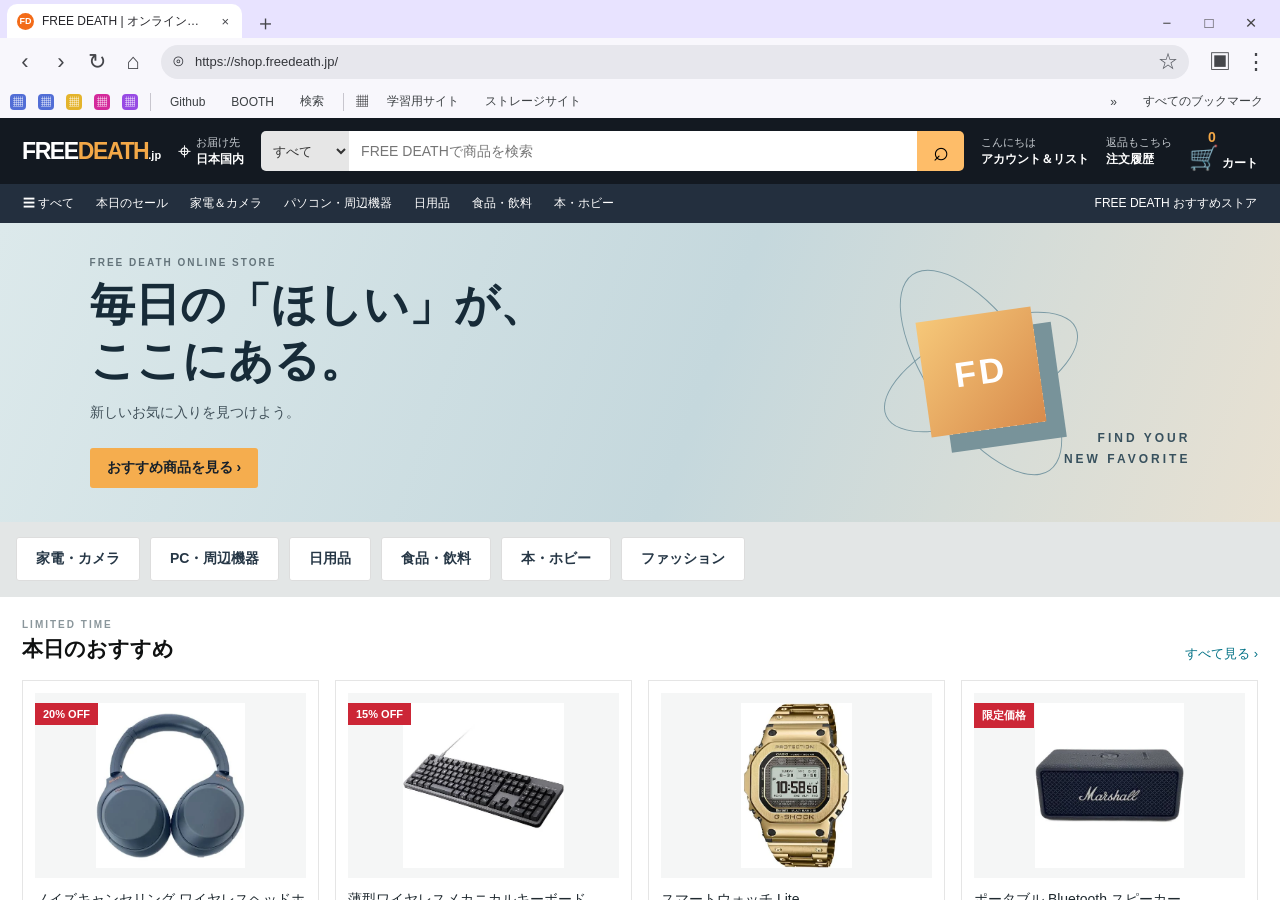
<file: index.html>
<!doctype html>
<html lang="ja">
<head>
<meta charset="utf-8">
<meta name="viewport" content="width=device-width, initial-scale=1">
<meta name="theme-color" content="#131921">
<title>FREE DEATH | Browser</title>
<link rel="stylesheet" href="style.css">
<link rel="stylesheet" href="browser-shell.css">
</head>
<body class="browser-shell-page">
<div class="fake-browser" id="fakeBrowser" aria-label="ブラウザー画面の演出">
  <div class="browser-tabs">
    <div class="browser-tab active" data-tab-id="1"><span class="tab-favicon">FD</span><span class="tab-title">FREE DEATH：総合通販</span><button class="tab-close" type="button" aria-label="タブを閉じる">×</button></div>
    <button class="new-tab" id="newTabButton" type="button" aria-label="新しいタブ">＋</button>
    <div class="browser-window-controls"><span>−</span><span>□</span><span>×</span></div>
  </div>
  <div class="browser-toolbar">
    <button class="browser-icon" id="browserBack" aria-label="戻る">‹</button>
    <button class="browser-icon" id="browserForward" aria-label="進む">›</button>
    <button class="browser-icon" id="browserReload" aria-label="再読み込み">↻</button>
    <button class="browser-icon" id="browserHome" aria-label="ホーム">⌂</button>
    <div class="browser-address"><span class="site-controls">⊙</span><input id="fakeAddress" aria-label="アドレスバー" value="https://shop.freedeath.jp/" spellcheck="false"><span class="address-star">☆</span></div>
    <button class="browser-icon extension-icon" aria-label="拡張機能">▣</button><button class="browser-icon" aria-label="メニュー">⋮</button>
  </div>
  <div class="browser-bookmarks">
    <span class="bookmark-app">▦</span><span class="bookmark-app">▦</span><span class="bookmark-app yellow">▦</span><span class="bookmark-app pink">▦</span><span class="bookmark-app violet">▦</span><span class="bookmark-separator"></span><a href="#">Github</a><a href="#">BOOTH</a><a href="#">検索</a><span class="bookmark-separator"></span><span>▦</span><a href="#">学習用サイト</a><a href="#">ストレージサイト</a><span class="bookmark-spacer"></span><a href="#">»</a><a href="#">すべてのブックマーク</a>
  </div>
</div>
<iframe id="pageFrame" class="page-frame" src="store.html" title="FREE DEATH コンテンツ"></iframe>
<script src="browser-shell.js"></script>
</body>
</html>
</file>
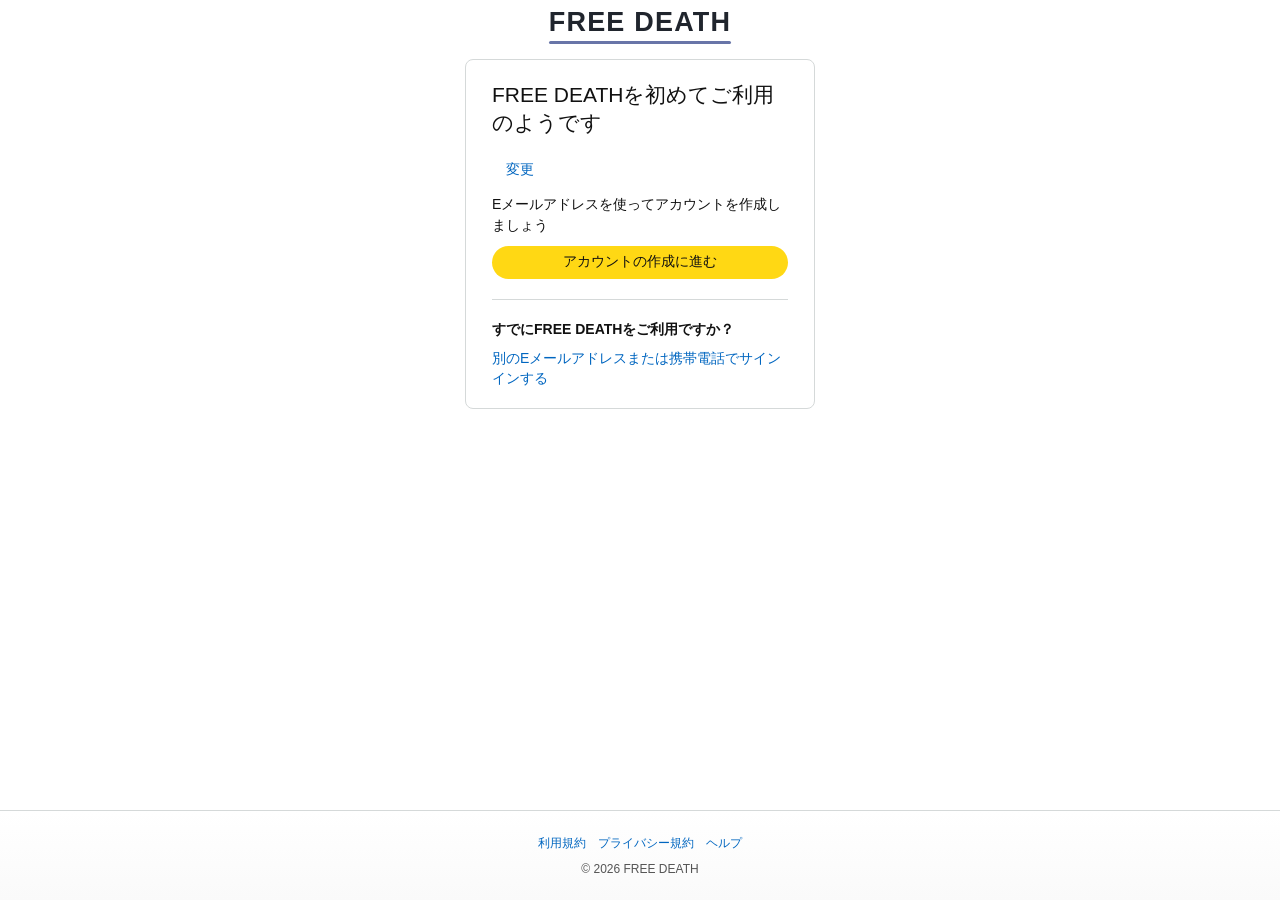
<file: account-choice.html>
<!doctype html>
<html lang="ja">
<head>
  <meta charset="utf-8">
  <meta name="viewport" content="width=device-width, initial-scale=1">
  <meta name="theme-color" content="#ffffff">
  <title>アカウントの確認 | FREE DEATH</title>
  <link rel="stylesheet" href="style.css">
  <link rel="stylesheet" href="email-check.css">
  <link rel="stylesheet" href="account-choice.css">
</head>
<body class="email-check-page">
  <main class="signin-main">
    <a class="signin-logo" href="store.html" aria-label="FREE DEATH"><span>FREE DEATH</span></a>
    <section class="signin-card account-choice-card">
      <h1>FREE DEATHを初めてご利用のようです</h1>
      <div class="account-email"><span id="accountEmail"></span><a href="email-check.html">変更</a></div>
      <p class="account-message">Eメールアドレスを使ってアカウントを作成しましょう</p>
      <button class="account-create-button" id="createAccount">アカウントの作成に進む</button>
      <div class="signin-divider account-divider"></div>
      <strong class="existing-title">すでにFREE DEATHをご利用ですか？</strong>
      <a class="existing-link" href="email-check.html">別のEメールアドレスまたは携帯電話でサインインする</a>
    </section>
  </main>
  <footer class="signin-footer">
    <div><a href="#">利用規約</a><a href="#">プライバシー規約</a><a href="#">ヘルプ</a></div>
    <p>© 2026 FREE DEATH</p>
  </footer>
  <script>
    const email = sessionStorage.getItem('freeDeathDemoEmail') || '';
    document.getElementById('accountEmail').textContent = email;
    document.getElementById('createAccount').addEventListener('click', () => {
      location.href='register-demo.html';
    });
  </script>
</body>
</html>
</file>
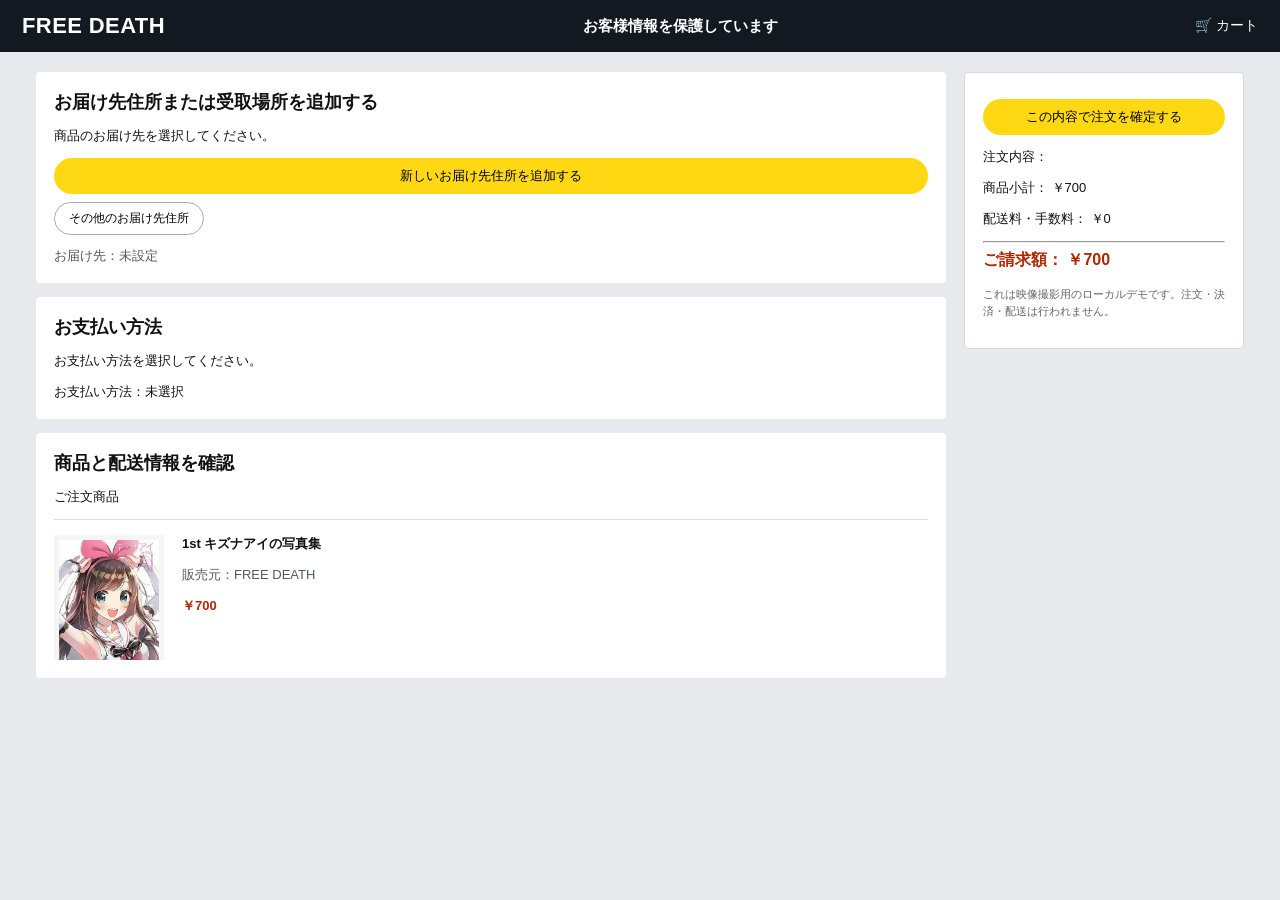
<file: checkout-demo.html>
<!doctype html><html lang="ja"><head><meta charset="utf-8"><meta name="viewport" content="width=device-width,initial-scale=1"><title>ご注文内容の確認 | FREE DEATH</title><link rel="stylesheet" href="style.css"><link rel="stylesheet" href="checkout-demo.css">
</head><body class="checkout-demo-page">
<header class="checkout-top"><a href="store.html" class="checkout-brand">FREE DEATH</a><strong>お客様情報を保護しています</strong><span>🛒 カート</span></header>
<main class="checkout-layout"><div class="checkout-left">
<section class="checkout-panel"><h2>お届け先住所または受取場所を追加する</h2><p>商品のお届け先を選択してください。</p><button class="yellow-button" id="addAddress">新しいお届け先住所を追加する</button><button class="plain-button">その他のお届け先住所</button><div class="address-summary" id="addressSummary">お届け先：未設定</div></section>
<section class="checkout-panel"><h2>お支払い方法</h2><p>お支払い方法を選択してください。</p><span>お支払い方法：未選択</span></section>
<section class="checkout-panel"><h2>商品と配送情報を確認</h2><p>ご注文商品</p><div class="checkout-product"><div class="checkout-product-image"><img src="assets/products/photography-book.jpg" alt="1st キズナアイの写真集"></div><div><strong>1st キズナアイの写真集</strong><p>販売元：FREE DEATH</p><b>￥700</b></div></div></section></div>
<aside class="checkout-side"><button class="yellow-button" id="placeOrder">この内容で注文を確定する</button><p>注文内容：</p><p>商品小計： ￥700</p><p>配送料・手数料： ￥0</p><hr><strong>ご請求額： ￥700</strong><p class="checkout-muted">これは映像撮影用のローカルデモです。注文・決済・配送は行われません。</p></aside></main>
<div class="address-overlay" id="addressModal"><section class="address-modal"><button class="modal-close" id="closeModal">×</button><h2>新しいお届け先住所を入力</h2><label>国/地域<select><option>Japan</option></select></label><label>氏名（フルネーム）<input id="addrName" placeholder="氏名"></label><label>電話番号<input placeholder="例：090-0000-0000"></label><label>郵便番号<input placeholder="例：000-0000"></label><label>都道府県<select><option>都道府県を選択</option><option>東京都</option><option>大阪府</option><option>京都府</option><option>神奈川県</option></select></label><label>市区町村<input placeholder="市区町村"></label><label>番地・建物名<input placeholder="番地・建物名"></label><button class="yellow-button" id="saveAddress">この住所を使用</button></section></div>
<script>const modal=document.getElementById('addressModal');document.getElementById('addAddress').onclick=()=>modal.classList.add('show');document.getElementById('closeModal').onclick=()=>modal.classList.remove('show');document.getElementById('saveAddress').onclick=()=>{const n=document.getElementById('addrName').value.trim();document.getElementById('addressSummary').textContent='お届け先：'+(n||'入力済み');modal.classList.remove('show')};document.getElementById('placeOrder').onclick=()=>alert('デモ画面のため、注文・決済は実行されません。');</script>
</body></html>
</file>
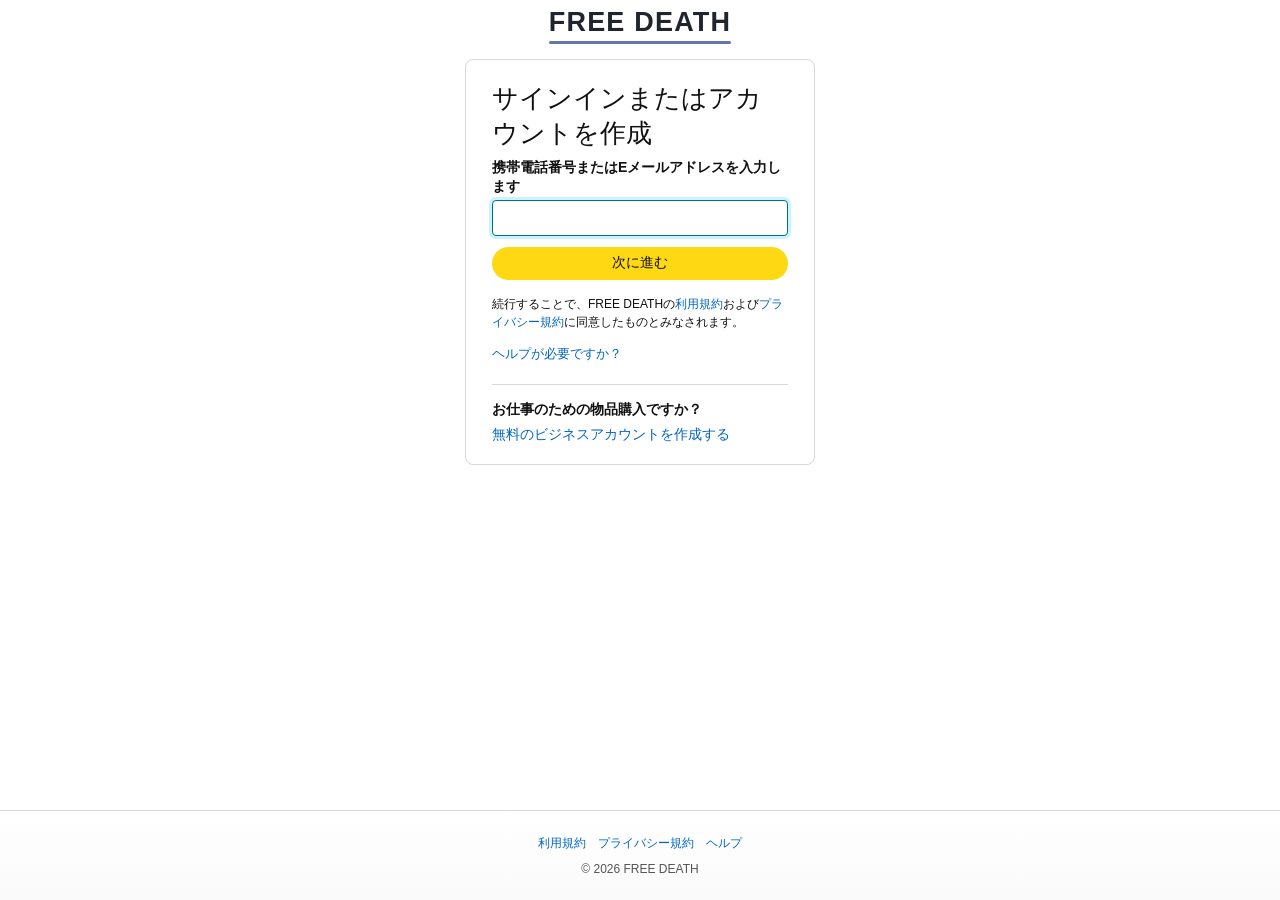
<file: email-check.html>
<!doctype html>
<html lang="ja">
<head>
  <meta charset="utf-8">
  <meta name="viewport" content="width=device-width, initial-scale=1">
  <meta name="theme-color" content="#ffffff">
  <title>サインインまたはアカウントを作成 | FREE DEATH</title>
  <link rel="stylesheet" href="style.css">
  <link rel="stylesheet" href="email-check.css">
</head>
<body class="email-check-page">
  <main class="signin-main">
    <a class="signin-logo" href="store.html" aria-label="FREE DEATH"><span>FREE DEATH</span></a>
    <section class="signin-card">
      <h1>サインインまたはアカウントを作成</h1>
      <form id="emailForm">
        <label for="email">携帯電話番号またはEメールアドレスを入力します</label>
        <input id="email" name="email" type="email" autocomplete="email" required autofocus>
        <button type="submit">次に進む</button>
      </form>
      <p class="terms">続行することで、FREE DEATHの<a href="#">利用規約</a>および<a href="#">プライバシー規約</a>に同意したものとみなされます。</p>
      <a class="help-link" href="#">ヘルプが必要ですか？</a>
      <div class="signin-divider"></div>
      <strong class="business-title">お仕事のための物品購入ですか？</strong>
      <a class="business-link" href="#">無料のビジネスアカウントを作成する</a>
    </section>
  </main>
  <footer class="signin-footer">
    <div><a href="#">利用規約</a><a href="#">プライバシー規約</a><a href="#">ヘルプ</a></div>
    <p>© 2026 FREE DEATH</p>
  </footer>
  <script>
    const emailInput = document.getElementById('email');
    emailInput.value = sessionStorage.getItem('freeDeathDemoEmail') || '';
    document.getElementById('emailForm').addEventListener('submit', event => {
      event.preventDefault();
      const email = document.getElementById('email').value.trim();
      if (!email) return;
      sessionStorage.setItem('freeDeathDemoEmail', email);
      location.href = 'account-choice.html';
    });
  </script>
</body>
</html>
</file>
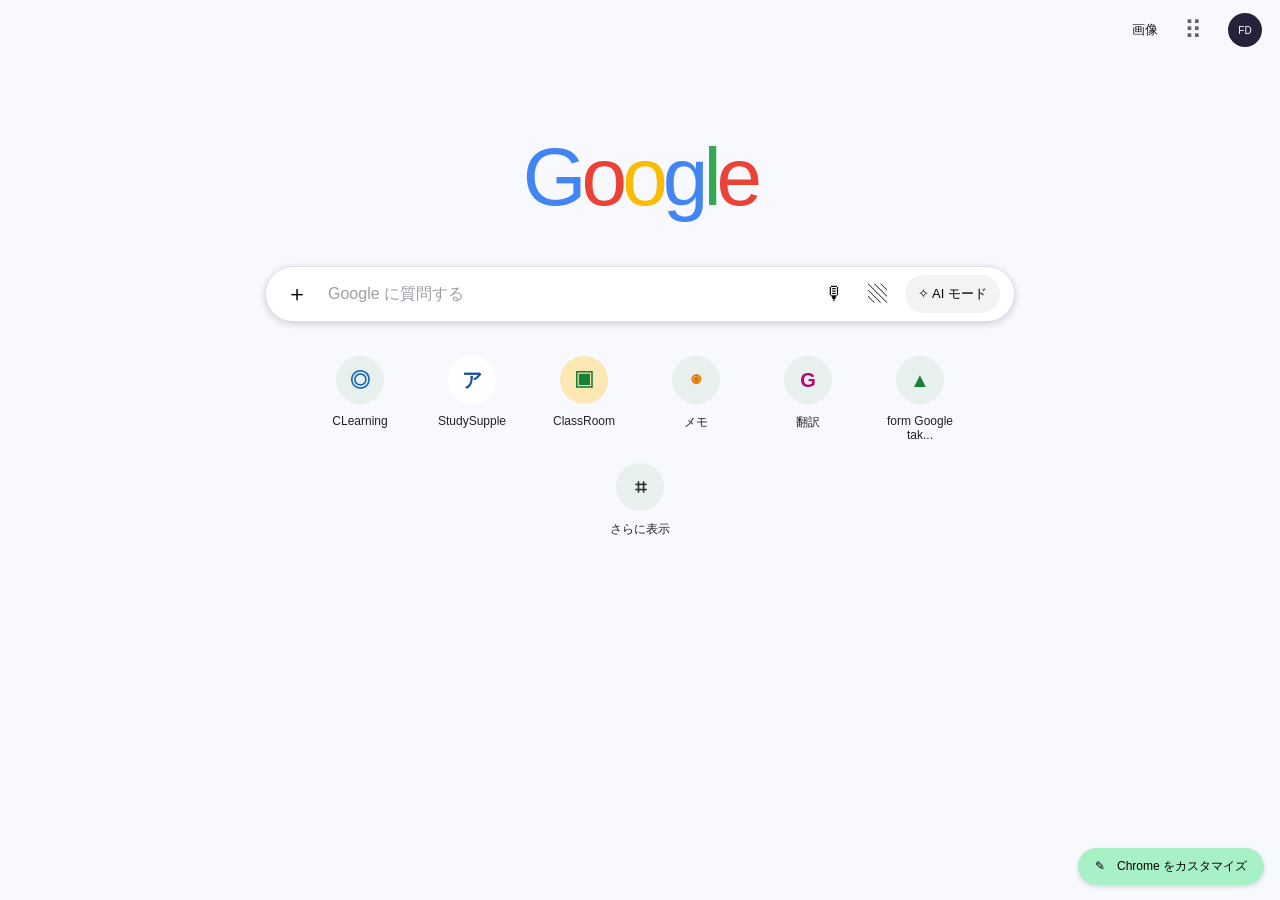
<file: newtab.html>
<!doctype html>
<html lang="ja"><head><meta charset="utf-8"><meta name="viewport" content="width=device-width,initial-scale=1"><title>新しいタブ</title><link rel="stylesheet" href="newtab.css"></head>
<body><header class="top-links"><a href="https://images.google.com/" target="_blank" rel="noopener">画像</a><button class="apps" aria-label="Googleアプリ">⠿</button><span class="avatar">FD</span></header>
<main class="newtab-main"><div class="google-word" aria-label="Google"><span>G</span><span>o</span><span>o</span><span>g</span><span>l</span><span>e</span></div>
<form class="search-box" id="searchForm" action="search-results.html" method="get" target="_self"><button type="button" class="plus">＋</button><input id="searchInput" name="q" type="search" placeholder="Google に質問する" autocomplete="off"><button type="button" class="tool" aria-label="音声検索">🎙</button><button type="button" class="tool" aria-label="画像検索">▧</button><button class="ai-mode" type="button">✧ AI モード</button></form>
<section class="shortcuts" aria-label="ショートカット">
<a class="shortcut" href="https://classroom.google.com/" target="_blank" rel="noopener"><span class="shortcut-icon blue">◎</span><span>CLearning</span></a>
<a class="shortcut" href="#" target="_blank"><span class="shortcut-icon white">ア</span><span>StudySupple</span></a>
<a class="shortcut" href="https://classroom.google.com/" target="_blank" rel="noopener"><span class="shortcut-icon yellow">▣</span><span>ClassRoom</span></a>
<a class="shortcut" href="#" target="_blank"><span class="shortcut-icon orange">◉</span><span>メモ</span></a>
<a class="shortcut" href="#" target="_blank"><span class="shortcut-icon pink">G</span><span>翻訳</span></a>
<a class="shortcut" href="https://drive.google.com/" target="_blank" rel="noopener"><span class="shortcut-icon drive">▲</span><span>form Google tak...</span></a>
<button class="shortcut" id="showMore"><span class="shortcut-icon more">⌗</span><span>さらに表示</span></button>
</section></main><button class="customize">✎　Chrome をカスタマイズ</button>
<script src="newtab.js"></script></body></html>
</file>
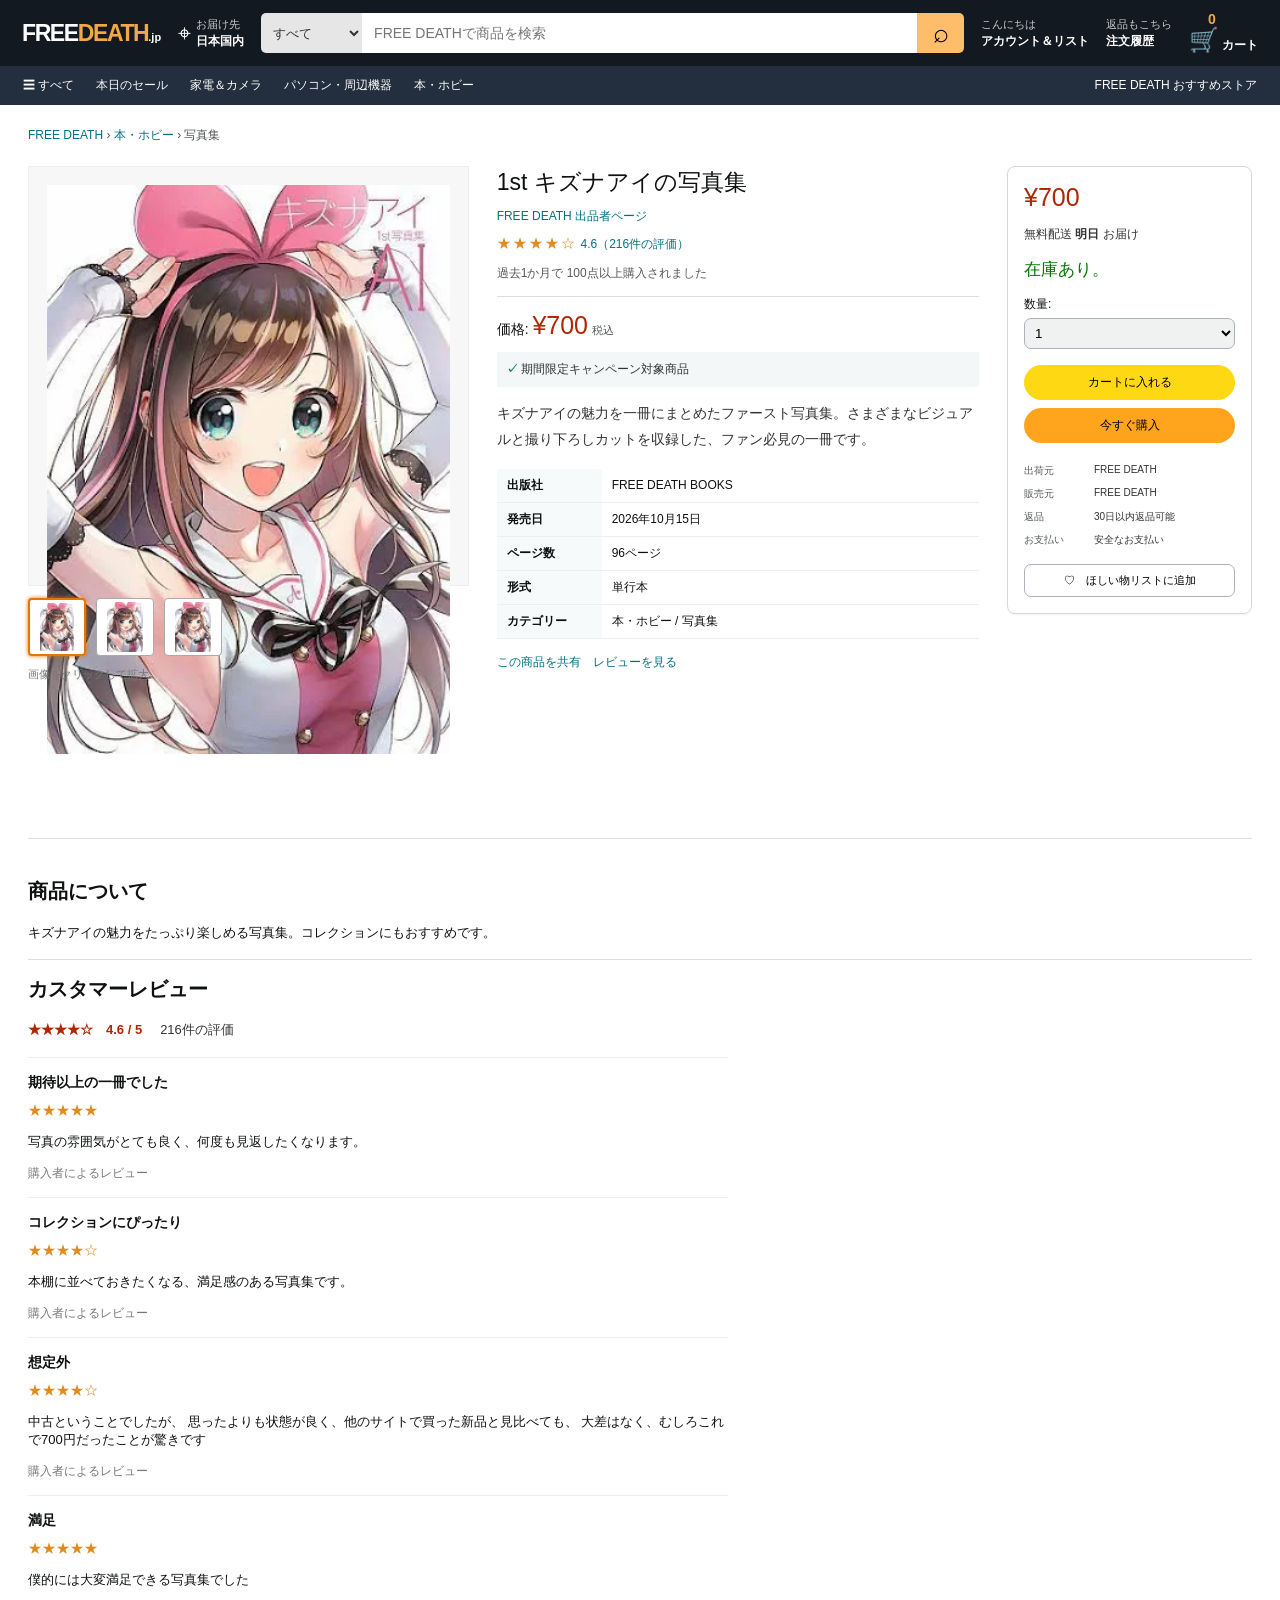
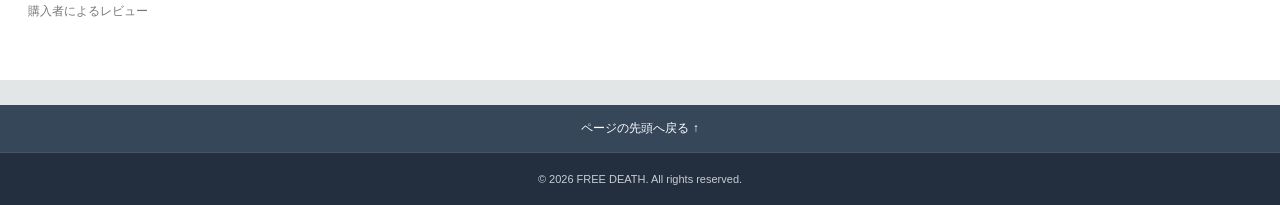
<file: product.html>
<!doctype html>
<html lang="ja">
<head>
  <meta charset="utf-8">
  <meta name="viewport" content="width=device-width, initial-scale=1">
  <meta name="theme-color" content="#131921">
  <title>1st キズナアイの写真集 | FREE DEATH</title>
  <link rel="stylesheet" href="style.css">
  <link rel="stylesheet" href="product.css">
</head>
<body>
  <header class="top-header">
    <a class="brand" href="store.html">FREE<span>DEATH</span><small>.jp</small></a>
    <a class="delivery" href="#"><span class="pin">⌖</span><span><small>お届け先</small><strong>日本国内</strong></span></a>
    <form class="search" action="store.html"><select aria-label="検索カテゴリー"><option>すべて</option><option>本・ホビー</option></select><input name="q" placeholder="FREE DEATHで商品を検索"><button aria-label="検索">⌕</button></form>
    <a class="header-link account" href="#"><small>こんにちは</small><strong>アカウント＆リスト</strong></a><a class="header-link orders" href="#"><small>返品もこちら</small><strong>注文履歴</strong></a><a class="cart-link" href="#purchase"><span class="cart-icon">🛒</span><strong>カート</strong><b>0</b></a>
  </header>
  <nav class="sub-nav"><a href="store.html">☰ すべて</a><a href="store.html#deals">本日のセール</a><a href="store.html#electronics">家電＆カメラ</a><a href="store.html#pc">パソコン・周辺機器</a><a href="store.html#books">本・ホビー</a><span>FREE DEATH おすすめストア</span></nav>
  <main class="detail-main">
    <div class="breadcrumbs"><a href="store.html">FREE DEATH</a> › <a href="store.html#books">本・ホビー</a> › 写真集</div>
    <div class="detail-layout">
      <section class="detail-gallery"><div class="detail-main-image"><img src="assets/products/photography-book.jpg" alt="1st キズナアイの写真集"></div><div class="thumb-row"><button class="thumb active"><img src="assets/products/photography-book.jpg" alt="商品画像 1"></button><button class="thumb"><img src="assets/products/photography-book.jpg" alt="商品画像 2"></button><button class="thumb"><img src="assets/products/photography-book.jpg" alt="商品画像 3"></button></div><p class="image-caption">画像をクリックして拡大</p></section>
      <section class="detail-info"><h1>1st キズナアイの写真集</h1><a class="seller-link" href="#">FREE DEATH 出品者ページ</a><div class="detail-rating"><span>★★★★☆</span> <a href="#reviews">4.6（216件の評価）</a></div><div class="rank-note">過去1か月で 100点以上購入されました</div><hr><div class="detail-price"><span class="price-prefix">価格:</span> <strong>¥700</strong> <span class="tax-note">税込</span></div><p class="coupon"><span>✓</span> 期間限定キャンペーン対象商品</p><p class="detail-description">キズナアイの魅力を一冊にまとめたファースト写真集。さまざまなビジュアルと撮り下ろしカットを収録した、ファン必見の一冊です。</p><table class="spec-table"><tr><th>出版社</th><td>FREE DEATH BOOKS</td></tr><tr><th>発売日</th><td>2026年10月15日</td></tr><tr><th>ページ数</th><td>96ページ</td></tr><tr><th>形式</th><td>単行本</td></tr><tr><th>カテゴリー</th><td>本・ホビー / 写真集</td></tr></table><div class="detail-share"><a href="#">この商品を共有</a>　<a href="#reviews">レビューを見る</a></div></section>
      <aside class="purchase-box" id="purchase"><div class="purchase-price">¥700</div><p class="arrival">無料配送 <strong>明日</strong> お届け</p><p class="stock">在庫あり。</p><label for="quantity">数量:</label><select id="quantity"><option>1</option><option>2</option><option>3</option></select><button class="detail-cart" id="addDetailCart">カートに入れる</button><button class="buy-now" id="buyNow">今すぐ購入</button><div class="purchase-meta"><span>出荷元</span><strong>FREE DEATH</strong><span>販売元</span><strong>FREE DEATH</strong><span>返品</span><strong>30日以内返品可能</strong><span>お支払い</span><strong>安全なお支払い</strong></div><button class="wishlist">♡　ほしい物リストに追加</button></aside>
    </div>
    <section class="detail-lower" id="reviews"><h2>商品について</h2><p>キズナアイの魅力をたっぷり楽しめる写真集。コレクションにもおすすめです。</p><hr><h2>カスタマーレビュー</h2><div class="review-summary"><strong>★★★★☆　4.6 / 5</strong><span>216件の評価</span></div><div class="review"><strong>期待以上の一冊でした</strong><div class="detail-rating">★★★★★</div><p>写真の雰囲気がとても良く、何度も見返したくなります。</p><small>購入者によるレビュー</small></div><div class="review"><strong>コレクションにぴったり</strong><div class="detail-rating">★★★★☆</div><p>本棚に並べておきたくなる、満足感のある写真集です。</p><small>購入者によるレビュー</small></div></section>
    <div class="review">
  <strong>想定外</strong>

  <div class="detail-rating">
    ★★★★☆
  </div>

  <p>
    中古ということでしたが、
    思ったよりも状態が良く、他のサイトで買った新品と見比べても、
    大差はなく、むしろこれで700円だったことが驚きです
  </p>

      <small>購入者によるレビュー</small>
</div>
      
  <div class="review">
  <strong>満足</strong>

  <div class="detail-rating">
    ★★★★★
  </div>

  <p>
    僕的には大変満足できる写真集でした
  </p>

  <small>購入者によるレビュー</small>
</div>

  </main>
  <footer><a class="footer-top" href="#">ページの先頭へ戻る ↑</a><div class="footer-bottom">© 2026 FREE DEATH. All rights reserved.</div></footer>
  <div class="demo-toast" id="demoToast" role="status"></div>
  <script>
    const toast = document.getElementById('demoToast');
    function showToast(message){toast.textContent=message;toast.classList.add('show');setTimeout(()=>toast.classList.remove('show'),1800)}
    document.getElementById('addDetailCart').addEventListener('click',()=>showToast('カートに追加しました'));
    document.getElementById('buyNow').addEventListener('click',()=>{location.href='email-check.html'});
    document.querySelectorAll('.thumb').forEach(button=>button.addEventListener('click',()=>{document.querySelectorAll('.thumb').forEach(item=>item.classList.remove('active'));button.classList.add('active')}));
  </script>
</body>
</html>
</file>
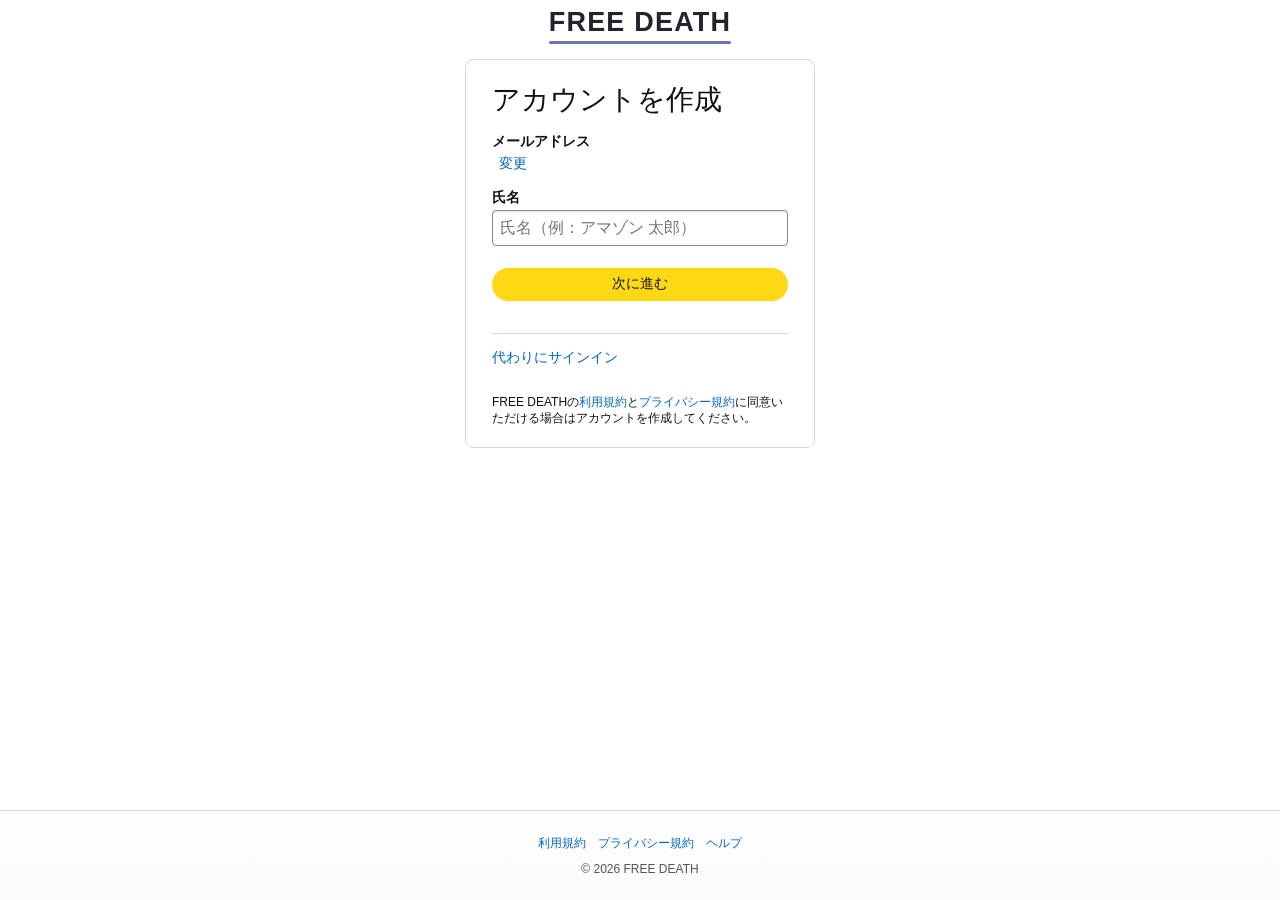
<file: register-demo.html>
<!doctype html><html lang="ja"><head><meta charset="utf-8"><meta name="viewport" content="width=device-width,initial-scale=1"><title>アカウントを作成 | FREE DEATH</title><link rel="stylesheet" href="style.css"><link rel="stylesheet" href="email-check.css"><link rel="stylesheet" href="account-flow.css">
</head><body class="email-check-page"><main class="signin-main"><a class="signin-logo" href="store.html"><span>FREE DEATH</span></a>
<section class="signin-card flow-card"><h1>アカウントを作成</h1><label>メールアドレス</label><div class="flow-email"><span id="emailText"></span><a href="email-check.html">変更</a></div>
<form id="nameForm"><label for="fullName">氏名</label><input id="fullName" type="text" placeholder="氏名（例：アマゾン 太郎）" required><button type="submit">次に進む</button></form>
<div class="signin-divider flow-divider"></div><a href="email-check.html">代わりにサインイン</a><p class="flow-terms">FREE DEATHの<a href="#">利用規約</a>と<a href="#">プライバシー規約</a>に同意いただける場合はアカウントを作成してください。</p></section></main>
<footer class="signin-footer"><div><a href="#">利用規約</a><a href="#">プライバシー規約</a><a href="#">ヘルプ</a></div><p>© 2026 FREE DEATH</p></footer>
<script>document.getElementById('emailText').textContent=sessionStorage.getItem('freeDeathDemoEmail')||'';document.getElementById('nameForm').addEventListener('submit',e=>{e.preventDefault();sessionStorage.setItem('freeDeathDemoName',document.getElementById('fullName').value.trim());location.href='verify-code.html'});</script>
</body></html>
</file>
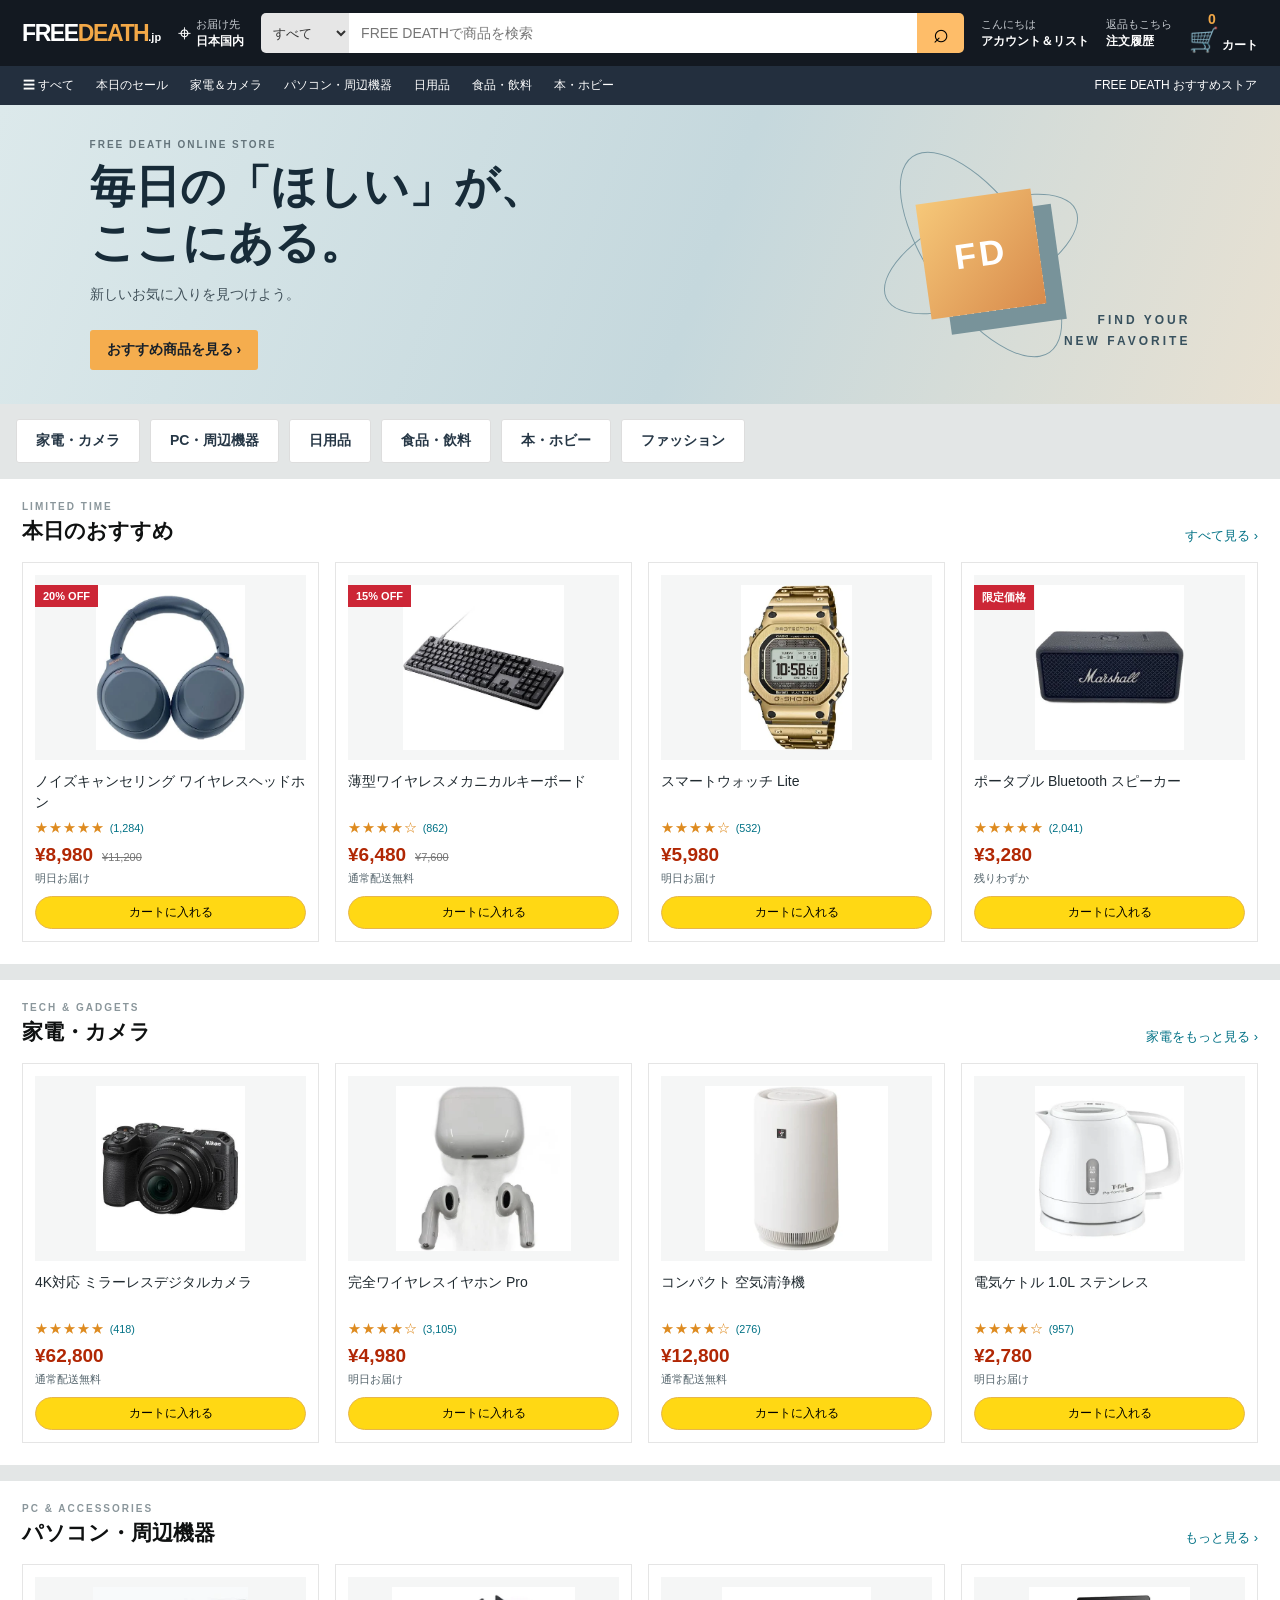
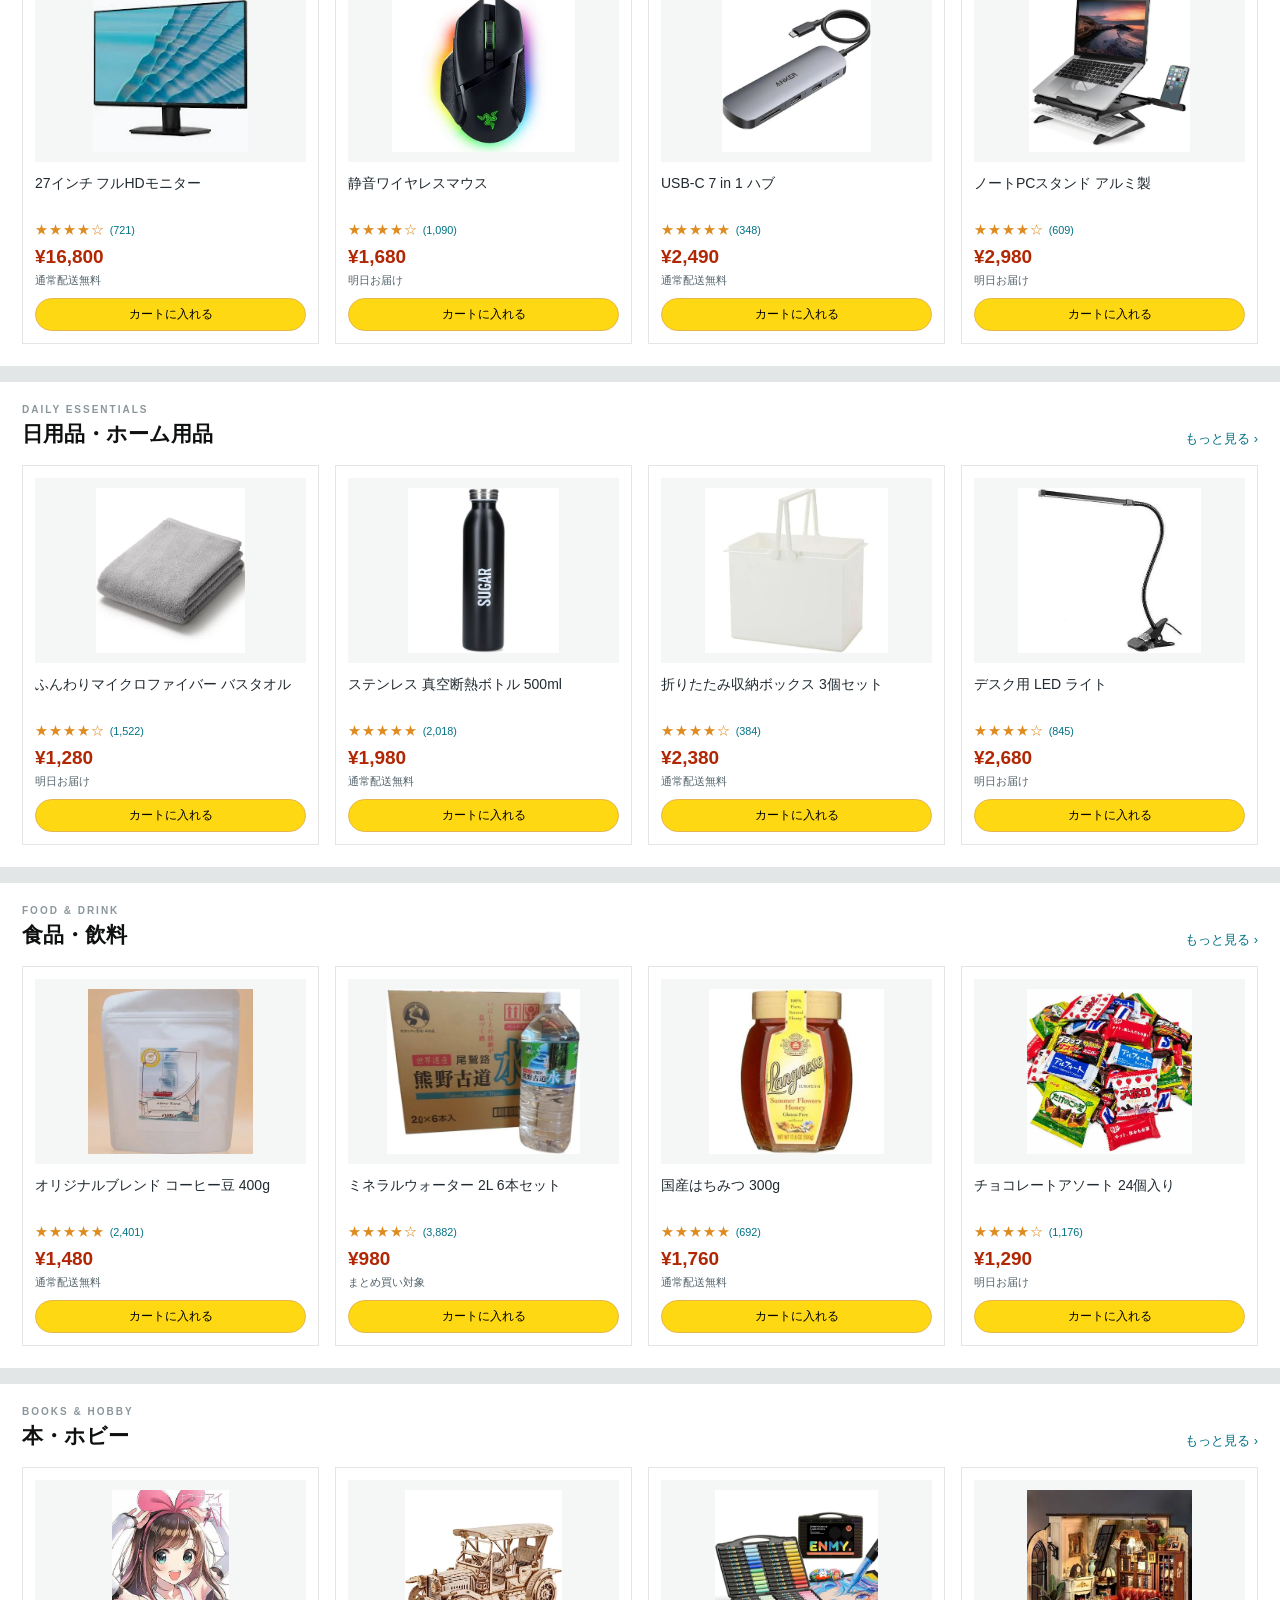
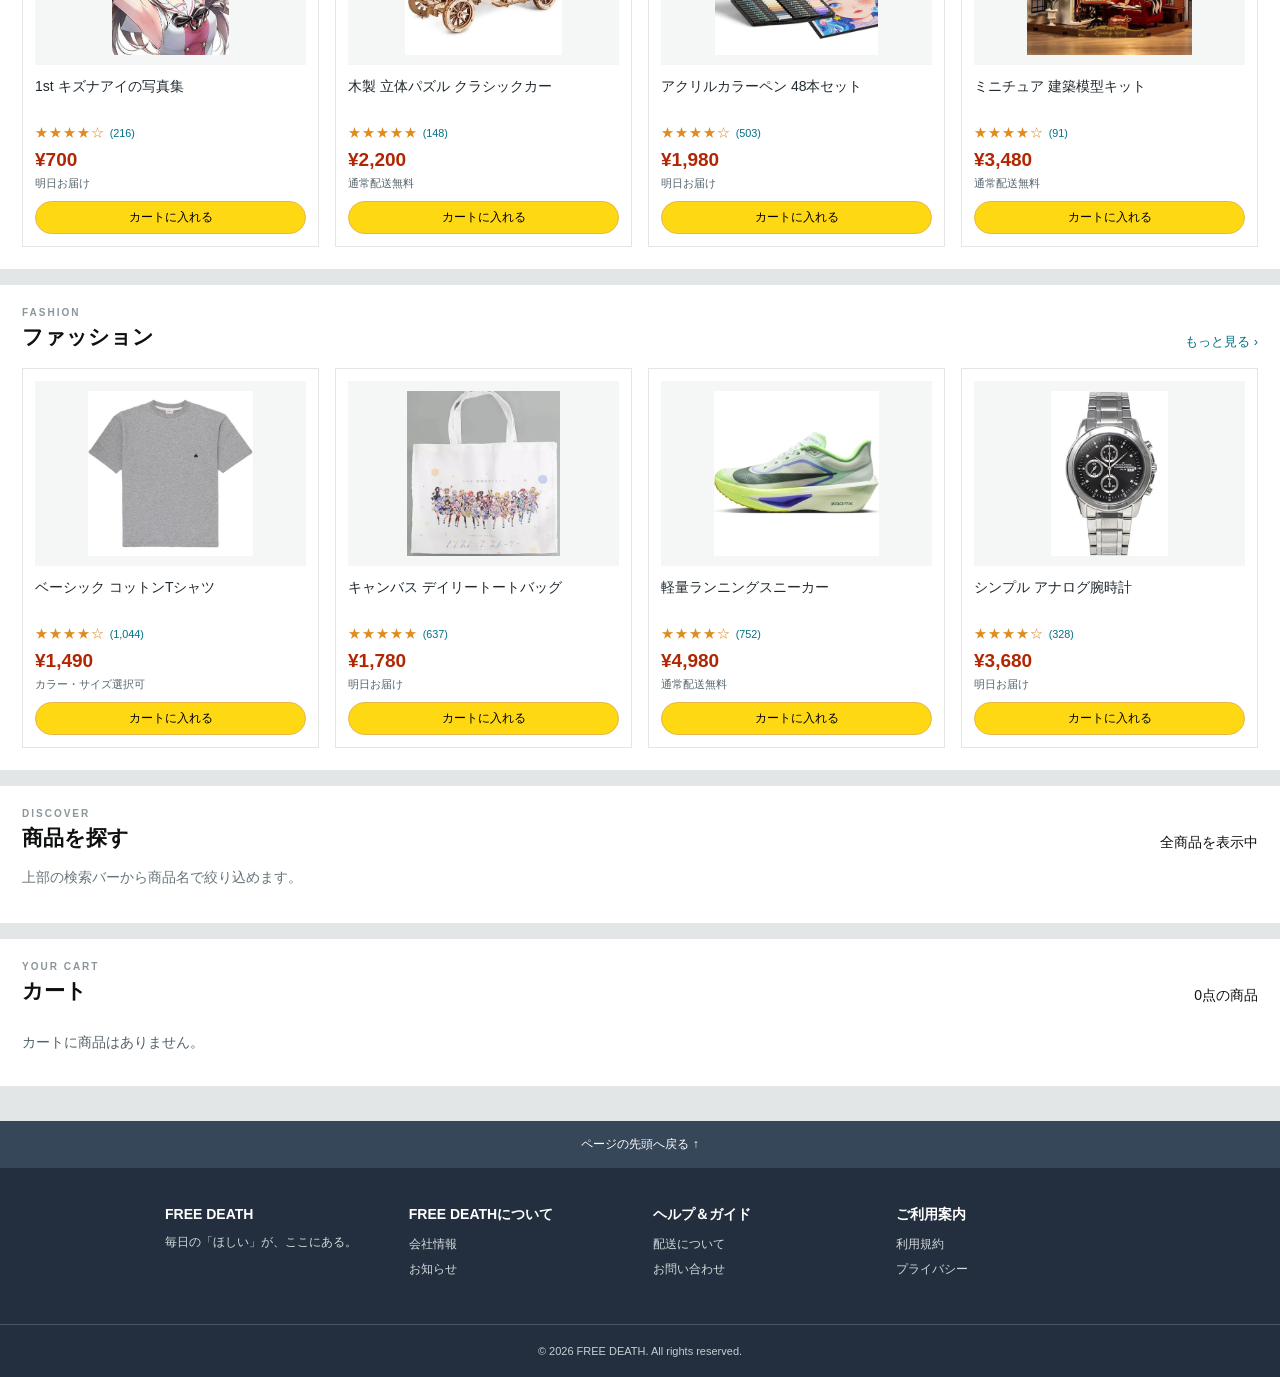
<file: store.html>
<!doctype html>
<html lang="ja">
<head>
  <meta charset="utf-8">
  <meta name="viewport" content="width=device-width, initial-scale=1">
  <meta name="theme-color" content="#131921">
  <title>FREE DEATH | オンラインストア</title>
  <link rel="stylesheet" href="style.css">
</head>
<body>
  <header class="top-header">
    <a class="brand" href="#" aria-label="FREE DEATH ホーム">FREE<span>DEATH</span><small>.jp</small></a>
    <a class="delivery" href="#"><span class="pin">⌖</span><span><small>お届け先</small><strong>日本国内</strong></span></a>
    <form class="search" id="searchForm">
      <select aria-label="検索カテゴリー"><option>すべて</option><option>家電</option><option>パソコン</option><option>日用品</option><option>食品</option></select>
      <input id="searchInput" type="search" placeholder="FREE DEATHで商品を検索">
      <button aria-label="検索">⌕</button>
    </form>
    <a class="header-link account" href="#"><small>こんにちは</small><strong>アカウント＆リスト</strong></a>
    <a class="header-link orders" href="#"><small>返品もこちら</small><strong>注文履歴</strong></a>
    <a class="cart-link" href="#cart"><span class="cart-icon">🛒</span><strong>カート</strong><b id="cartCount">0</b></a>
  </header>

  <nav class="sub-nav">
    <a href="#categories">☰ すべて</a><a href="#deals">本日のセール</a><a href="#electronics">家電＆カメラ</a><a href="#pc">パソコン・周辺機器</a><a href="#daily">日用品</a><a href="#food">食品・飲料</a><a href="#books">本・ホビー</a>
    <span>FREE DEATH おすすめストア</span>
  </nav>

  <main>
    <section class="hero" aria-label="キャンペーン">
      <div class="hero-copy"><p class="eyebrow">FREE DEATH ONLINE STORE</p><h1>毎日の「ほしい」が、<br>ここにある。</h1><p>新しいお気に入りを見つけよう。</p><a href="#deals" class="hero-button">おすすめ商品を見る ›</a></div>
      <div class="hero-art"><div class="hero-orbit orbit-one"></div><div class="hero-orbit orbit-two"></div><div class="hero-cube">FD</div><span>FIND YOUR<br>NEW FAVORITE</span></div>
    </section>

    <section class="quick-categories" id="categories">
      <a href="#electronics">家電・カメラ</a><a href="#pc">PC・周辺機器</a><a href="#daily">日用品</a><a href="#food">食品・飲料</a><a href="#books">本・ホビー</a><a href="#fashion">ファッション</a>
    </section>

    <section class="panel deal-panel" id="deals">
      <div class="section-heading"><div><p class="section-kicker">LIMITED TIME</p><h2>本日のおすすめ</h2></div><a href="#all-products">すべて見る ›</a></div>
      <div class="product-grid" id="featuredGrid">
        <article class="product-card" data-name="ノイズキャンセリング ワイヤレスヘッドホン" data-category="家電">
          <div class="product-image"><img src="assets/products/wireless-headphones.jpg" alt="ノイズキャンセリング ワイヤレスヘッドホン"><span class="discount">20% OFF</span></div><p class="product-name">ノイズキャンセリング ワイヤレスヘッドホン</p><div class="rating">★★★★★ <small>(1,284)</small></div><p class="price"><strong>¥8,980</strong> <del>¥11,200</del></p><p class="delivery-note">明日お届け</p><button class="add-cart">カートに入れる</button>
        </article>
        <article class="product-card" data-name="薄型ワイヤレスメカニカルキーボード" data-category="パソコン">
          <div class="product-image"><img src="assets/products/mechanical-keyboard.jpg" alt="薄型ワイヤレスメカニカルキーボード"><span class="discount">15% OFF</span></div><p class="product-name">薄型ワイヤレスメカニカルキーボード</p><div class="rating">★★★★☆ <small>(862)</small></div><p class="price"><strong>¥6,480</strong> <del>¥7,600</del></p><p class="delivery-note">通常配送無料</p><button class="add-cart">カートに入れる</button>
        </article>
        <article class="product-card" data-name="スマートウォッチ Lite" data-category="家電">
          <div class="product-image"><img src="assets/products/smartwatch-lite.jpg" alt="スマートウォッチ Lite"></div><p class="product-name">スマートウォッチ Lite</p><div class="rating">★★★★☆ <small>(532)</small></div><p class="price"><strong>¥5,980</strong></p><p class="delivery-note">明日お届け</p><button class="add-cart">カートに入れる</button>
        </article>
        <article class="product-card" data-name="ポータブル Bluetooth スピーカー" data-category="家電">
          <div class="product-image"><img src="assets/products/bluetooth-speaker.jpg" alt="ポータブル Bluetooth スピーカー"><span class="discount">限定価格</span></div><p class="product-name">ポータブル Bluetooth スピーカー</p><div class="rating">★★★★★ <small>(2,041)</small></div><p class="price"><strong>¥3,280</strong></p><p class="delivery-note">残りわずか</p><button class="add-cart">カートに入れる</button>
        </article>
      </div>
    </section>

    <section class="panel" id="electronics"><div class="section-heading"><div><p class="section-kicker">TECH & GADGETS</p><h2>家電・カメラ</h2></div><a href="#all-products">家電をもっと見る ›</a></div><div class="product-grid">
      <article class="product-card" data-name="4K対応 ミラーレスデジタルカメラ"><div class="product-image"><img src="assets/products/mirrorless-camera.jpg" alt="4K対応 ミラーレスデジタルカメラ"></div><p class="product-name">4K対応 ミラーレスデジタルカメラ</p><div class="rating">★★★★★ <small>(418)</small></div><p class="price"><strong>¥62,800</strong></p><p class="delivery-note">通常配送無料</p><button class="add-cart">カートに入れる</button></article>
      <article class="product-card" data-name="完全ワイヤレスイヤホン Pro"><div class="product-image"><img src="assets/products/wireless-earbuds.jpg" alt="完全ワイヤレスイヤホン Pro"></div><p class="product-name">完全ワイヤレスイヤホン Pro</p><div class="rating">★★★★☆ <small>(3,105)</small></div><p class="price"><strong>¥4,980</strong></p><p class="delivery-note">明日お届け</p><button class="add-cart">カートに入れる</button></article>
      <article class="product-card" data-name="コンパクト 空気清浄機"><div class="product-image"><img src="assets/products/air-purifier.jpg" alt="コンパクト 空気清浄機"></div><p class="product-name">コンパクト 空気清浄機</p><div class="rating">★★★★☆ <small>(276)</small></div><p class="price"><strong>¥12,800</strong></p><p class="delivery-note">通常配送無料</p><button class="add-cart">カートに入れる</button></article>
      <article class="product-card" data-name="電気ケトル 1.0L ステンレス"><div class="product-image"><img src="assets/products/electric-kettle.jpg" alt="電気ケトル 1.0L ステンレス"></div><p class="product-name">電気ケトル 1.0L ステンレス</p><div class="rating">★★★★☆ <small>(957)</small></div><p class="price"><strong>¥2,780</strong></p><p class="delivery-note">明日お届け</p><button class="add-cart">カートに入れる</button></article>
    </div></section>

    <section class="panel" id="pc"><div class="section-heading"><div><p class="section-kicker">PC & ACCESSORIES</p><h2>パソコン・周辺機器</h2></div><a href="#all-products">もっと見る ›</a></div><div class="product-grid">
      <article class="product-card" data-name="27インチ フルHDモニター"><div class="product-image"><img src="assets/products/27inch-monitor.jpg" alt="27インチ フルHDモニター"></div><p class="product-name">27インチ フルHDモニター</p><div class="rating">★★★★☆ <small>(721)</small></div><p class="price"><strong>¥16,800</strong></p><p class="delivery-note">通常配送無料</p><button class="add-cart">カートに入れる</button></article>
      <article class="product-card" data-name="静音ワイヤレスマウス"><div class="product-image"><img src="assets/products/wireless-mouse.jpg" alt="静音ワイヤレスマウス"></div><p class="product-name">静音ワイヤレスマウス</p><div class="rating">★★★★☆ <small>(1,090)</small></div><p class="price"><strong>¥1,680</strong></p><p class="delivery-note">明日お届け</p><button class="add-cart">カートに入れる</button></article>
      <article class="product-card" data-name="USB-C 7 in 1 ハブ"><div class="product-image"><img src="assets/products/usb-c-hub.jpg" alt="USB-C 7 in 1 ハブ"></div><p class="product-name">USB-C 7 in 1 ハブ</p><div class="rating">★★★★★ <small>(348)</small></div><p class="price"><strong>¥2,490</strong></p><p class="delivery-note">通常配送無料</p><button class="add-cart">カートに入れる</button></article>
      <article class="product-card" data-name="ノートPCスタンド アルミ製"><div class="product-image"><img src="assets/products/laptop-stand.jpg" alt="ノートPCスタンド アルミ製"></div><p class="product-name">ノートPCスタンド アルミ製</p><div class="rating">★★★★☆ <small>(609)</small></div><p class="price"><strong>¥2,980</strong></p><p class="delivery-note">明日お届け</p><button class="add-cart">カートに入れる</button></article>
    </div></section>

    <section class="panel" id="daily"><div class="section-heading"><div><p class="section-kicker">DAILY ESSENTIALS</p><h2>日用品・ホーム用品</h2></div><a href="#all-products">もっと見る ›</a></div><div class="product-grid">
      <article class="product-card" data-name="ふんわりマイクロファイバー バスタオル"><div class="product-image"><img src="assets/products/bath-towel.jpg" alt="ふんわりマイクロファイバー バスタオル"></div><p class="product-name">ふんわりマイクロファイバー バスタオル</p><div class="rating">★★★★☆ <small>(1,522)</small></div><p class="price"><strong>¥1,280</strong></p><p class="delivery-note">明日お届け</p><button class="add-cart">カートに入れる</button></article>
      <article class="product-card" data-name="ステンレス 真空断熱ボトル 500ml"><div class="product-image"><img src="assets/products/thermal-bottle.jpg" alt="ステンレス 真空断熱ボトル 500ml"></div><p class="product-name">ステンレス 真空断熱ボトル 500ml</p><div class="rating">★★★★★ <small>(2,018)</small></div><p class="price"><strong>¥1,980</strong></p><p class="delivery-note">通常配送無料</p><button class="add-cart">カートに入れる</button></article>
      <article class="product-card" data-name="折りたたみ収納ボックス 3個セット"><div class="product-image"><img src="assets/products/storage-box.jpg" alt="折りたたみ収納ボックス 3個セット"></div><p class="product-name">折りたたみ収納ボックス 3個セット</p><div class="rating">★★★★☆ <small>(384)</small></div><p class="price"><strong>¥2,380</strong></p><p class="delivery-note">通常配送無料</p><button class="add-cart">カートに入れる</button></article>
      <article class="product-card" data-name="デスク用 LED ライト"><div class="product-image"><img src="assets/products/desk-light.jpg" alt="デスク用 LED ライト"></div><p class="product-name">デスク用 LED ライト</p><div class="rating">★★★★☆ <small>(845)</small></div><p class="price"><strong>¥2,680</strong></p><p class="delivery-note">明日お届け</p><button class="add-cart">カートに入れる</button></article>
    </div></section>

    <section class="panel" id="food"><div class="section-heading"><div><p class="section-kicker">FOOD & DRINK</p><h2>食品・飲料</h2></div><a href="#all-products">もっと見る ›</a></div><div class="product-grid">
      <article class="product-card" data-name="オリジナルブレンド コーヒー豆 400g"><div class="product-image"><img src="assets/products/coffee-beans.jpg" alt="オリジナルブレンド コーヒー豆 400g"></div><p class="product-name">オリジナルブレンド コーヒー豆 400g</p><div class="rating">★★★★★ <small>(2,401)</small></div><p class="price"><strong>¥1,480</strong></p><p class="delivery-note">通常配送無料</p><button class="add-cart">カートに入れる</button></article>
      <article class="product-card" data-name="ミネラルウォーター 2L 6本セット"><div class="product-image"><img src="assets/products/mineral-water.jpg" alt="ミネラルウォーター 2L 6本セット"></div><p class="product-name">ミネラルウォーター 2L 6本セット</p><div class="rating">★★★★☆ <small>(3,882)</small></div><p class="price"><strong>¥980</strong></p><p class="delivery-note">まとめ買い対象</p><button class="add-cart">カートに入れる</button></article>
      <article class="product-card" data-name="国産はちみつ 300g"><div class="product-image"><img src="assets/products/honey-jar.jpg" alt="国産はちみつ 300g"></div><p class="product-name">国産はちみつ 300g</p><div class="rating">★★★★★ <small>(692)</small></div><p class="price"><strong>¥1,760</strong></p><p class="delivery-note">通常配送無料</p><button class="add-cart">カートに入れる</button></article>
      <article class="product-card" data-name="チョコレートアソート 24個入り"><div class="product-image"><img src="assets/products/chocolate-assort.jpg" alt="チョコレートアソート 24個入り"></div><p class="product-name">チョコレートアソート 24個入り</p><div class="rating">★★★★☆ <small>(1,176)</small></div><p class="price"><strong>¥1,290</strong></p><p class="delivery-note">明日お届け</p><button class="add-cart">カートに入れる</button></article>
    </div></section>

    <section class="panel" id="books"><div class="section-heading"><div><p class="section-kicker">BOOKS & HOBBY</p><h2>本・ホビー</h2></div><a href="#all-products">もっと見る ›</a></div><div class="product-grid">
      <article class="product-card" data-name="1st キズナアイの写真集"><div class="product-image"><img src="assets/products/photography-book.jpg" alt="写真集"></div><p class="product-name">1st キズナアイの写真集</p><div class="rating">★★★★☆ <small>(216)</small></div><p class="price"><strong>¥700</strong></p><p class="delivery-note">明日お届け</p><button class="add-cart">カートに入れる</button></article>
      <article class="product-card" data-name="木製 立体パズル クラシックカー"><div class="product-image"><img src="assets/products/wooden-puzzle-car.jpg" alt="木製 立体パズル クラシックカー"></div><p class="product-name">木製 立体パズル クラシックカー</p><div class="rating">★★★★★ <small>(148)</small></div><p class="price"><strong>¥2,200</strong></p><p class="delivery-note">通常配送無料</p><button class="add-cart">カートに入れる</button></article>
      <article class="product-card" data-name="アクリルカラーペン 48本セット"><div class="product-image"><img src="assets/products/acrylic-pens.jpg" alt="アクリルカラーペン 48本セット"></div><p class="product-name">アクリルカラーペン 48本セット</p><div class="rating">★★★★☆ <small>(503)</small></div><p class="price"><strong>¥1,980</strong></p><p class="delivery-note">明日お届け</p><button class="add-cart">カートに入れる</button></article>
      <article class="product-card" data-name="ミニチュア 建築模型キット"><div class="product-image"><img src="assets/products/miniature-house-kit.jpg" alt="ミニチュア 建築模型キット"></div><p class="product-name">ミニチュア 建築模型キット</p><div class="rating">★★★★☆ <small>(91)</small></div><p class="price"><strong>¥3,480</strong></p><p class="delivery-note">通常配送無料</p><button class="add-cart">カートに入れる</button></article>
    </div></section>

    <section class="panel" id="fashion"><div class="section-heading"><div><p class="section-kicker">FASHION</p><h2>ファッション</h2></div><a href="#all-products">もっと見る ›</a></div><div class="product-grid">
      <article class="product-card" data-name="ベーシック コットンTシャツ"><div class="product-image"><img src="assets/products/cotton-tshirt.jpg" alt="ベーシック コットンTシャツ"></div><p class="product-name">ベーシック コットンTシャツ</p><div class="rating">★★★★☆ <small>(1,044)</small></div><p class="price"><strong>¥1,490</strong></p><p class="delivery-note">カラー・サイズ選択可</p><button class="add-cart">カートに入れる</button></article>
      <article class="product-card" data-name="キャンバス デイリートートバッグ"><div class="product-image"><img src="assets/products/canvas-tote.jpg" alt="キャンバス デイリートートバッグ"></div><p class="product-name">キャンバス デイリートートバッグ</p><div class="rating">★★★★★ <small>(637)</small></div><p class="price"><strong>¥1,780</strong></p><p class="delivery-note">明日お届け</p><button class="add-cart">カートに入れる</button></article>
      <article class="product-card" data-name="軽量ランニングスニーカー"><div class="product-image"><img src="assets/products/running-sneakers.jpg" alt="軽量ランニングスニーカー"></div><p class="product-name">軽量ランニングスニーカー</p><div class="rating">★★★★☆ <small>(752)</small></div><p class="price"><strong>¥4,980</strong></p><p class="delivery-note">通常配送無料</p><button class="add-cart">カートに入れる</button></article>
      <article class="product-card" data-name="シンプル アナログ腕時計"><div class="product-image"><img src="assets/products/analog-watch.jpg" alt="シンプル アナログ腕時計"></div><p class="product-name">シンプル アナログ腕時計</p><div class="rating">★★★★☆ <small>(328)</small></div><p class="price"><strong>¥3,680</strong></p><p class="delivery-note">明日お届け</p><button class="add-cart">カートに入れる</button></article>
    </div></section>

    <section class="panel search-results" id="all-products"><div class="section-heading"><div><p class="section-kicker">DISCOVER</p><h2>商品を探す</h2></div><span id="resultCount">全商品を表示中</span></div><p class="search-hint">上部の検索バーから商品名で絞り込めます。</p></section>
    <section class="panel cart-panel" id="cart"><div class="section-heading"><div><p class="section-kicker">YOUR CART</p><h2>カート</h2></div><span id="cartSummary">0点の商品</span></div><div id="cartItems" class="cart-items">カートに商品はありません。</div></section>
  </main>

  <footer><a class="footer-top" href="#">ページの先頭へ戻る ↑</a><div class="footer-main"><div><strong>FREE DEATH</strong><p>毎日の「ほしい」が、ここにある。</p></div><div><strong>FREE DEATHについて</strong><a href="#">会社情報</a><a href="#">お知らせ</a></div><div><strong>ヘルプ＆ガイド</strong><a href="#">配送について</a><a href="#">お問い合わせ</a></div><div><strong>ご利用案内</strong><a href="#">利用規約</a><a href="#">プライバシー</a></div></div><div class="footer-bottom">© 2026 FREE DEATH. All rights reserved.</div></footer>
  <script src="script.js"></script>
</body>
</html>
</file>
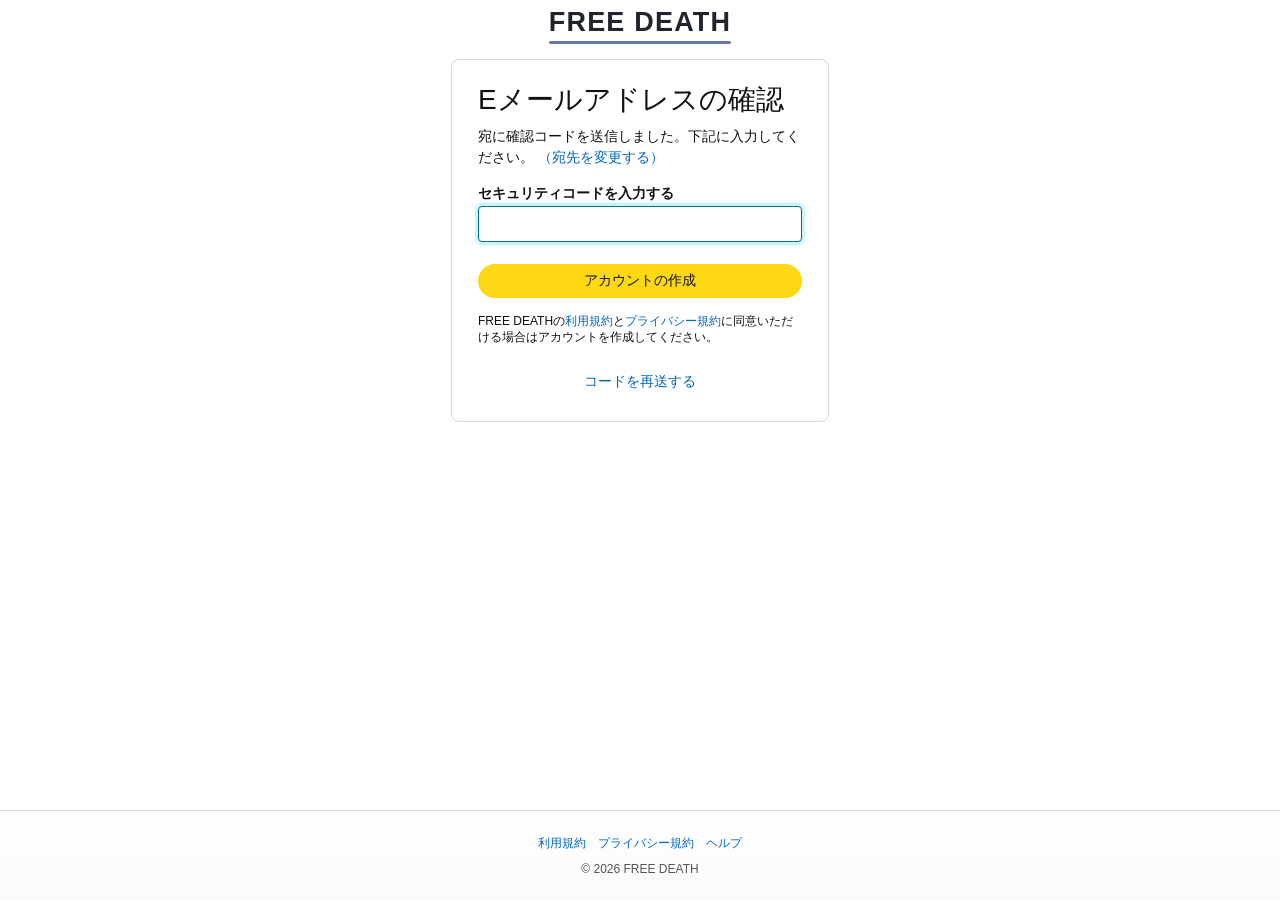
<file: verify-code.html>
<!doctype html><html lang="ja"><head><meta charset="utf-8"><meta name="viewport" content="width=device-width,initial-scale=1"><title>Eメールアドレスの確認 | FREE DEATH</title><link rel="stylesheet" href="style.css"><link rel="stylesheet" href="email-check.css"><link rel="stylesheet" href="account-flow.css">
</head><body class="email-check-page"><main class="signin-main"><a class="signin-logo" href="store.html"><span>FREE DEATH</span></a>
<section class="signin-card flow-card code-card"><h1>Eメールアドレスの確認</h1><p class="code-intro"><span id="codeEmail"></span>宛に確認コードを送信しました。下記に入力してください。 <a href="email-check.html">（宛先を変更する）</a></p>
<form id="codeForm"><label for="securityCode">セキュリティコードを入力する</label><input id="securityCode" type="text" inputmode="numeric" maxlength="6" autocomplete="one-time-code" required autofocus><button type="submit">アカウントの作成</button><p class="code-error" id="codeError" aria-live="polite"></p></form>
<p class="flow-terms">FREE DEATHの<a href="#">利用規約</a>と<a href="#">プライバシー規約</a>に同意いただける場合はアカウントを作成してください。</p><a class="resend-code" href="#" id="resendCode">コードを再送する</a></section></main>
<footer class="signin-footer"><div><a href="#">利用規約</a><a href="#">プライバシー規約</a><a href="#">ヘルプ</a></div><p>© 2026 FREE DEATH</p></footer>
<script>document.getElementById('codeEmail').textContent=sessionStorage.getItem('freeDeathDemoEmail')||'';document.getElementById('codeForm').addEventListener('submit',e=>{e.preventDefault();const v=document.getElementById('securityCode').value.trim();if(v!=='104628'){document.getElementById('codeError').textContent='セキュリティコードが正しくありません。';return;}location.href='checkout-demo.html'});document.getElementById('resendCode').addEventListener('click',e=>{e.preventDefault();alert('デモ用コードは 104628 です。メール送信は行いません。')});</script>
</body></html>
</file>
<file: style.css>
:root{--navy:#131921;--navy2:#232f3e;--orange:#febd69;--link:#007185;--bg:#e3e6e6;--text:#0f1111}*{box-sizing:border-box}html{scroll-behavior:smooth}body{margin:0;background:var(--bg);color:var(--text);font-family:Arial,"Noto Sans JP",sans-serif;font-size:14px}.top-header{min-height:66px;background:var(--navy);color:#fff;display:flex;align-items:center;gap:17px;padding:9px 22px}.brand{color:#fff;text-decoration:none;font-weight:800;font-size:23px;letter-spacing:-1.4px;white-space:nowrap}.brand span{color:#f3a847}.brand small{font-size:11px;letter-spacing:0}.delivery,.header-link,.cart-link{color:#fff;text-decoration:none;white-space:nowrap}.delivery{display:flex;align-items:center;gap:5px}.delivery small,.header-link small{display:block;color:#c6cbd0;font-size:11px}.delivery strong,.header-link strong,.cart-link strong{font-size:12px}.pin{font-size:23px}.search{height:40px;display:flex;flex:1;min-width:140px;border-radius:5px;overflow:hidden}.search select{border:0;background:#e6e6e6;padding:0 8px;color:#333}.search input{min-width:0;flex:1;border:0;padding:0 12px;font-size:14px;outline:none}.search button{width:47px;border:0;background:var(--orange);font-size:27px;line-height:1;cursor:pointer}.header-link{display:block}.cart-link{position:relative;display:flex;align-items:end;gap:3px;padding-top:13px}.cart-icon{font-size:24px}.cart-link b{position:absolute;top:-2px;left:19px;color:#f3a847}.sub-nav{height:39px;background:var(--navy2);display:flex;align-items:center;gap:22px;padding:0 23px;color:#fff;white-space:nowrap;overflow:auto}.sub-nav a{color:#fff;text-decoration:none;font-size:12px}.sub-nav span{margin-left:auto;font-size:12px}.hero{margin:0 auto;max-width:1500px;min-height:270px;background:linear-gradient(110deg,#dce9eb,#c5d8dd 55%,#e8e1d2);display:flex;align-items:center;justify-content:space-between;padding:34px 7%;overflow:hidden;position:relative}.hero-copy{position:relative;z-index:1}.eyebrow,.section-kicker{font-size:10px;letter-spacing:2px;color:#64747b;font-weight:700;margin:0 0 9px}.hero h1{font-size:clamp(27px,4vw,45px);line-height:1.25;margin:0 0 10px;color:#172b38}.hero-copy>p:not(.eyebrow){color:#41515a}.hero-button{display:inline-block;margin-top:12px;padding:11px 17px;background:#f5ad4e;color:#17202a;text-decoration:none;border-radius:3px;font-weight:700}.hero-art{width:38%;height:210px;position:relative;display:flex;align-items:center;justify-content:center;color:#38515e;font-weight:800;letter-spacing:3px;font-size:12px}.hero-cube{width:116px;height:116px;background:linear-gradient(135deg,#f6c879,#d88b4c);box-shadow:18px 18px 0 #78939a;display:grid;place-items:center;color:#fff;font-size:35px;transform:rotate(-8deg);z-index:1}.hero-art>span{position:absolute;right:0;bottom:8px;text-align:right;line-height:1.7}.hero-orbit{position:absolute;border:1px solid #7b9aa4;border-radius:50%;width:210px;height:90px;transform:rotate(-25deg)}.orbit-two{transform:rotate(55deg);width:240px;height:105px}.quick-categories{max-width:1460px;margin:15px auto;display:flex;gap:10px;overflow:auto;padding:0 16px}.quick-categories a{background:#fff;border:1px solid #ddd;color:#263746;text-decoration:none;padding:12px 19px;border-radius:3px;white-space:nowrap;font-weight:700}.panel{max-width:1460px;margin:16px auto;padding:22px;background:#fff}.section-heading{display:flex;align-items:end;justify-content:space-between;gap:15px;margin-bottom:17px}.section-heading h2{font-size:21px;margin:0;font-weight:700}.section-heading a{color:var(--link);text-decoration:none;font-size:13px}.section-kicker{margin-bottom:5px;color:#8a969b}.product-grid{display:grid;grid-template-columns:repeat(4,minmax(0,1fr));gap:16px}.product-card{min-width:0;border:1px solid #e5e5e5;padding:12px;display:flex;flex-direction:column;transition:box-shadow .18s,transform .18s}.product-card:hover{box-shadow:0 4px 16px #00000016;transform:translateY(-2px)}.product-image{height:185px;background:#f5f6f6;position:relative;display:flex;align-items:center;justify-content:center;margin-bottom:11px;overflow:hidden}.product-image img{width:100%;height:100%;object-fit:contain;padding:10px;color:#66747a;font-size:12px;text-align:center}.discount{position:absolute;left:0;top:10px;background:#cc2636;color:#fff;padding:5px 8px;font-size:11px;font-weight:700}.product-name{font-size:14px;line-height:1.55;min-height:43px;margin:0 0 5px;color:#202a30}.rating{color:#de8b20;letter-spacing:1px;font-size:13px}.rating small{color:var(--link);letter-spacing:0}.price{margin:7px 0 3px;color:#b12704}.price strong{font-size:19px}.price del{font-size:11px;color:#777;margin-left:5px}.delivery-note{font-size:11px;color:#53636b;margin:2px 0 10px}.add-cart{margin-top:auto;border:1px solid #e6b64c;background:#ffd814;border-radius:18px;padding:7px 10px;cursor:pointer;font-size:12px}.add-cart:hover{background:#f7ca00}.search-hint{color:#66747a}.cart-items{padding:12px 0;color:#52616a}.cart-row{display:flex;justify-content:space-between;gap:15px;border-top:1px solid #eee;padding:10px 0}.cart-row button{border:0;background:none;color:var(--link);cursor:pointer}footer{background:#232f3e;color:#fff;margin-top:25px}.footer-top{display:block;text-align:center;padding:15px;background:#37475a;color:#fff;text-decoration:none;font-size:12px}.footer-main{max-width:1000px;margin:auto;padding:38px 25px;display:grid;grid-template-columns:repeat(4,1fr);gap:25px}.footer-main strong{display:block;margin-bottom:12px}.footer-main p,.footer-main a{display:block;color:#d5dadd;font-size:12px;margin:8px 0;text-decoration:none}.footer-bottom{text-align:center;border-top:1px solid #485563;padding:20px;font-size:11px;color:#c7cdd2}.search-results{min-height:100px}.cart-panel{margin-bottom:35px}@media(max-width:900px){.top-header{gap:10px;padding:9px 12px;flex-wrap:wrap}.search{order:5;flex-basis:100%}.delivery{display:none}.sub-nav{gap:15px}.product-grid{grid-template-columns:repeat(2,minmax(0,1fr))}.hero{min-height:230px;padding:25px 5%}.hero-art{width:34%}.panel{margin:12px 8px;padding:16px}}@media(max-width:520px){.account{display:none}.orders{display:none}.brand{font-size:20px}.hero-art{opacity:.45;position:absolute;right:0;width:55%}.hero-copy{z-index:2}.hero h1{font-size:29px}.product-grid{gap:9px}.product-card{padding:8px}.product-image{height:130px}.product-name{font-size:12px}.price strong{font-size:16px}.footer-main{grid-template-columns:repeat(2,1fr)}.quick-categories{padding:0 8px}.section-heading h2{font-size:18px}}

/* Browser chrome overlay for MV recording. It appears only in fullscreen mode. */
.fake-browser{display:none;position:sticky;top:0;z-index:10000;width:100%;height:118px;background:#f0edff;color:#202124;font-family:Arial,"Noto Sans JP",sans-serif;font-size:13px;user-select:none}
:fullscreen .fake-browser{display:block}
.fake-browser button{font:inherit;color:#45464b;border:0;background:transparent;cursor:pointer}
.browser-tabs{height:38px;background:#e8e3ff;display:flex;align-items:flex-end;padding:0 8px 0 7px;gap:7px;position:relative}
.browser-tab{height:34px;width:min(235px,32vw);border-radius:10px 10px 0 0;background:#f8f7fc;display:flex;align-items:center;gap:8px;padding:0 10px;color:#25252a}
.tab-favicon{width:17px;height:17px;border-radius:50%;background:#f36b18;color:white;font-size:9px;font-weight:bold;display:grid;place-items:center}
.tab-title{overflow:hidden;white-space:nowrap;text-overflow:ellipsis;flex:1;font-size:12px}
.tab-close{font-size:17px;color:#555}
.new-tab{height:30px;width:30px;border-radius:50%!important;font-size:21px!important}
.browser-window-controls{margin-left:auto;height:31px;display:flex;align-items:center;gap:0}
.browser-window-controls span{width:42px;text-align:center;font-size:15px;color:#444}
.browser-window-controls span:last-child{font-size:19px}
.browser-toolbar{height:47px;display:flex;align-items:center;gap:4px;padding:0 9px;background:#f8f7fc}
.browser-icon{width:32px;height:32px;border-radius:50%!important;font-size:22px!important;display:grid;place-items:center}
.browser-icon:hover,.new-tab:hover{background:#dedbea}
.browser-address{height:34px;min-width:100px;flex:1;border-radius:20px;background:#e7e7ed;display:flex;align-items:center;padding:0 11px;gap:8px;margin:0 8px;color:#303238;overflow:hidden}
.site-controls{font-size:16px}
.address-origin{white-space:nowrap}
.address-path{display:none}
.browser-address input{border:0;outline:0;background:transparent;flex:1;min-width:20px;font-size:13px;color:#34363b}
.address-star{font-size:20px;color:#565960}
.extension-icon{margin-left:2px}
.browser-bookmarks{height:33px;display:flex;align-items:center;gap:12px;padding:0 10px;background:#f8f7fc;white-space:nowrap;overflow:hidden;font-size:12px}
.browser-bookmarks a{color:#3c4043;text-decoration:none;padding:4px 7px;border-radius:4px}
.browser-bookmarks a:hover{background:#e6e4ed}
.bookmark-app{width:16px;height:16px;border-radius:4px;background:#526ed6;color:white;display:grid;place-items:center;font-size:10px;flex:none}
.bookmark-app.yellow{background:#e4b42c}.bookmark-app.pink{background:#d42a9b}.bookmark-app.violet{background:#984be4}
.bookmark-separator{height:18px;width:1px;background:#c8c6ce;flex:none}
.bookmark-spacer{flex:1}
@media(max-width:700px){.fake-browser{height:108px}.browser-bookmarks{gap:7px}.browser-bookmarks a:nth-of-type(n+4){display:none}.browser-address{margin:0 2px}.browser-window-controls span{width:25px}}
</file>
<file: browser-shell.css>
html,body{width:100%;height:100%;margin:0;overflow:hidden}
.browser-shell-page{display:flex;flex-direction:column;background:#fff}
.browser-shell-page .fake-browser{display:block!important;position:relative;top:auto;z-index:20;flex:0 0 118px}
.page-frame{display:block;width:100%;height:auto;flex:1 1 auto;min-height:0;border:0;background:#fff}
.extra-page-frame{position:absolute;top:118px;left:0;width:100%;height:calc(100% - 118px);z-index:1}
.browser-tabs{overflow:hidden}
.browser-tab{cursor:pointer;flex:none}
.browser-tab.active{background:#fff}
.tab-close{border:0;background:transparent;color:#555;font-size:17px;cursor:pointer;padding:0 3px}
.tab-close:hover{background:#e4e1ec;border-radius:50%}
.new-tab{flex:none}
@media(max-width:700px){.browser-shell-page .fake-browser{flex-basis:108px}.extra-page-frame{top:108px;height:calc(100% - 108px)}}
</file>
<file: email-check.css>
.email-check-page{min-height:100vh;background:#fff;color:#111;font-family:Arial,"Noto Sans JP",sans-serif;display:flex;flex-direction:column}
.signin-main{width:100%;flex:1;display:flex;flex-direction:column;align-items:center;padding:0 16px 42px}
.signin-logo{height:59px;display:flex;align-items:flex-start;justify-content:center;color:#111;text-decoration:none;padding-top:5px}
.signin-logo span{position:relative;font-size:27px;line-height:34px;font-weight:900;letter-spacing:1.2px;color:#20252d}
.signin-logo span:after{content:"";position:absolute;left:0;right:0;bottom:-5px;height:3px;background:#6875a8;border-radius:3px}
.signin-card{width:350px;max-width:100%;border:1px solid #d5d9d9;border-radius:8px;padding:21px 26px 20px}
.signin-card h1{font-size:26px;line-height:1.35;font-weight:400;margin:0 0 7px}
.signin-card label{display:block;font-size:14px;font-weight:700;line-height:1.35;margin:0 0 4px}
.signin-card input{display:block;width:100%;height:36px;border:1px solid #888c8c;border-radius:4px;box-shadow:0 1px 2px #00000020 inset;padding:4px 7px;font-size:16px;outline:none}
.signin-card input:focus{border-color:#007185;box-shadow:0 0 0 3px #c8f3ff}
.signin-card form button{width:100%;height:33px;margin-top:11px;border:0;border-radius:18px;background:#ffd814;color:#111;font-size:14px;cursor:pointer}
.signin-card form button:hover{background:#f7ca00}
.terms{font-size:12px;line-height:1.5;margin:15px 0 14px}
.signin-card a{color:#0066c0;text-decoration:none}
.signin-card a:hover{text-decoration:underline;color:#c45500}
.help-link{display:inline-block;font-size:13px;margin:0 0 21px}
.signin-divider{border-top:1px solid #d5d9d9;margin:0 0 16px}
.business-title{display:block;font-size:14px;margin-bottom:7px}
.business-link{font-size:14px}
.signin-footer{border-top:1px solid #d5d9d9;min-height:90px;text-align:center;padding:24px 12px 12px;background:linear-gradient(#fff,#fafafa)}
.signin-footer div{display:flex;justify-content:center;gap:12px;flex-wrap:wrap}
.signin-footer a{font-size:12px;color:#0066c0;text-decoration:none}
.signin-footer p{font-size:12px;color:#555;margin:10px 0 0}
@media(max-width:480px){.signin-main{padding-top:0}.signin-card{padding:19px 20px}.signin-card h1{font-size:24px}.signin-footer{margin-top:15px}}
</file>
<file: account-choice.css>
.account-choice-card{padding-top:21px;padding-bottom:20px}
.account-choice-card h1{font-size:21px;line-height:1.35;margin:0 0 23px}
.account-email{display:flex;align-items:center;gap:14px;font-size:14px;margin-bottom:15px;overflow-wrap:anywhere}
.account-email a{font-size:14px}
.account-message{font-size:14px;line-height:1.5;margin:0 0 10px}
.account-create-button{width:100%;height:33px;border:0;border-radius:18px;background:#ffd814;color:#111;font-size:14px;cursor:pointer}
.account-create-button:hover{background:#f7ca00}
.account-divider{margin:20px 0 21px}
.existing-title{display:block;font-size:14px;margin-bottom:9px}
.existing-link{display:block;font-size:14px;line-height:1.45}
@media(max-width:480px){.account-choice-card h1{font-size:20px}}
</file>
<file: checkout-demo.css>
.checkout-demo-page{background:#e7e9ec;color:#111;font-family:Arial,"Noto Sans JP",sans-serif}.checkout-top{height:52px;background:#131921;color:white;display:flex;align-items:center;justify-content:space-between;padding:0 22px}.checkout-brand{color:white;text-decoration:none;font-size:22px;font-weight:800;letter-spacing:.4px}.checkout-brand small{font-size:12px}.checkout-top strong{font-size:15px}.checkout-layout{max-width:1240px;margin:20px auto;display:grid;grid-template-columns:minmax(0,1fr) 280px;gap:18px;padding:0 16px}.checkout-panel,.checkout-side{background:#fff;border-radius:4px;padding:18px;margin-bottom:14px}.checkout-panel h2{font-size:18px;margin:0 0 12px}.checkout-panel p,.checkout-panel span{font-size:13px}.yellow-button{display:block;width:100%;background:#ffd814;border:0;border-radius:18px;padding:9px 14px;margin:8px 0;cursor:pointer;font-size:13px}.plain-button{border:1px solid #aaa;border-radius:18px;background:#fff;padding:7px 14px;font-size:12px}.address-summary{font-size:13px;margin-top:12px;color:#565959}.checkout-product{display:flex;gap:18px;border-top:1px solid #ddd;padding-top:15px;font-size:13px}.checkout-product-image{width:110px;height:125px;flex:0 0 110px;background:#f5f5f5;display:grid;place-items:center;overflow:hidden}.checkout-product-image img{width:100%;height:100%;object-fit:contain;padding:5px}.checkout-product p{color:#565959}.checkout-product b{color:#b12704}.checkout-side{height:max-content;border:1px solid #d5d9d9}.checkout-side p{font-size:13px}.checkout-side strong{font-size:16px;color:#b12704}.checkout-muted{font-size:11px!important;color:#666;line-height:1.5;margin-top:15px}.address-overlay{display:none;position:fixed;inset:0;background:#0008;z-index:20000;align-items:center;justify-content:center;padding:18px}.address-overlay.show{display:flex}.address-modal{background:#fff;width:440px;max-width:100%;max-height:90vh;overflow:auto;border-radius:5px;padding:22px;position:relative;box-shadow:0 8px 30px #0004}.address-modal h2{font-size:18px;margin:0 0 15px}.address-modal label{display:block;font-size:12px;font-weight:bold;margin:10px 0}.address-modal input,.address-modal select{display:block;width:100%;height:34px;border:1px solid #888;border-radius:4px;padding:5px;margin-top:4px;font-size:13px}.modal-close{position:absolute;right:12px;top:9px;border:0;background:none;font-size:25px;cursor:pointer}@media(max-width:700px){.checkout-layout{grid-template-columns:1fr}.checkout-top strong{font-size:12px}.checkout-side{grid-row:1}}
</file>
<file: newtab.css>
*{box-sizing:border-box}html,body{margin:0;min-height:100%;font-family:Arial,"Noto Sans JP",sans-serif;color:#202124;background:#f8f9ff}.top-links{height:60px;display:flex;align-items:center;justify-content:flex-end;gap:20px;padding:0 18px}.top-links a{font-size:13px;color:#202124;text-decoration:none}.apps{border:0;background:transparent;font-size:25px;color:#5f6368}.avatar{width:34px;height:34px;border-radius:50%;background:#24233a;color:#fff;display:grid;place-items:center;font-size:10px}.newtab-main{width:min(750px,92vw);margin:70px auto 0;text-align:center}.google-word{font-size:82px;font-weight:500;letter-spacing:-5px;margin-bottom:42px}.google-word span:nth-child(1),.google-word span:nth-child(4){color:#4285f4}.google-word span:nth-child(2),.google-word span:nth-child(6){color:#ea4335}.google-word span:nth-child(3){color:#fbbc05}.google-word span:nth-child(5){color:#34a853}.search-box{height:56px;border-radius:30px;background:white;box-shadow:0 2px 7px #20212430;border:1px solid #dfe1e5;display:flex;align-items:center;padding:0 14px;gap:12px}.search-box input{flex:1;min-width:0;border:0;outline:0;font-size:16px;background:transparent}.search-box input::placeholder{color:#9aa0a6}.search-box button{border:0;background:transparent;cursor:pointer}.plus{font-size:22px}.tool{font-size:19px}.ai-mode{background:#f1f3f4!important;border-radius:20px;padding:10px 13px;white-space:nowrap;font-size:13px}.shortcuts{display:flex;justify-content:center;gap:20px;flex-wrap:wrap;margin:34px auto 0}.shortcut{width:92px;display:flex;flex-direction:column;align-items:center;gap:10px;color:#202124;text-decoration:none;font-size:12px;border:0;background:transparent;cursor:pointer}.shortcut-icon{width:48px;height:48px;border-radius:50%;background:#e8f0ee;display:grid;place-items:center;font-size:20px;font-weight:600}.blue{color:#1765bd}.white{background:#fff;color:#174ea6}.yellow{color:#188038;background:#fce8b2}.orange{color:#e37400}.pink{color:#b80672}.drive{color:#188038}.more{color:#263238}.customize{position:fixed;right:16px;bottom:15px;border:0;border-radius:24px;background:#a8f0c5;padding:10px 17px;box-shadow:0 2px 5px #0002;font-size:12px}@media(max-width:600px){.newtab-main{margin-top:55px}.google-word{font-size:64px;margin-bottom:30px}.shortcuts{gap:12px}.shortcut{width:78px}.ai-mode{font-size:11px;padding:8px}.tool{display:none}}
.search-submit{font-size:24px!important;color:#4285f4!important;padding:2px 8px!important;line-height:1}
</file>
<file: product.css>
.detail-main{max-width:1450px;margin:0 auto;background:#fff;padding:18px 28px 45px;min-height:75vh}.breadcrumbs{font-size:12px;color:#565959;margin:4px 0 22px}.breadcrumbs a,.seller-link,.detail-rating a,.detail-share a{color:#007185;text-decoration:none}.detail-layout{display:grid;grid-template-columns:minmax(280px,36%) minmax(300px,1fr) 245px;gap:28px;align-items:start}.detail-gallery{position:sticky;top:15px}.detail-main-image{height:420px;background:#f7f7f7;display:grid;place-items:center;border:1px solid #eee}.detail-main-image img{width:100%;height:100%;object-fit:contain;padding:18px}.thumb-row{display:flex;gap:10px;margin-top:12px}.thumb{width:58px;height:58px;padding:3px;background:#fff;border:1px solid #aaa;border-radius:4px;cursor:pointer}.thumb.active{border:2px solid #e77600;box-shadow:0 0 4px #e77600}.thumb img{width:100%;height:100%;object-fit:contain}.image-caption{font-size:11px;color:#777}.detail-info h1{font-size:23px;font-weight:500;line-height:1.45;margin:0 0 8px}.seller-link{font-size:12px}.detail-rating{margin:10px 0;color:#de8b20}.detail-rating span{letter-spacing:2px}.detail-rating a{font-size:12px}.rank-note{font-size:12px;color:#565959;margin:12px 0}.detail-info hr,.detail-lower hr{border:0;border-top:1px solid #ddd;margin:14px 0}.detail-price{font-size:14px}.detail-price strong{font-size:25px;color:#b12704;font-weight:500}.tax-note{font-size:11px;color:#565959}.coupon{background:#f4f7f7;padding:9px;font-size:12px;color:#333}.coupon span{color:#067d62;font-weight:bold}.detail-description{font-size:14px;line-height:1.8;color:#333}.spec-table{border-collapse:collapse;width:100%;font-size:12px;margin-top:17px}.spec-table th,.spec-table td{padding:8px 10px;border-bottom:1px solid #eee;text-align:left}.spec-table th{width:105px;background:#f7fafa}.detail-share{font-size:12px;margin-top:15px}.purchase-box{border:1px solid #d5d9d9;border-radius:8px;padding:16px;box-shadow:0 1px 2px #0000000c}.purchase-price{font-size:25px;color:#b12704}.arrival{font-size:12px;line-height:1.7;color:#333}.stock{color:#007600;font-size:17px;margin:14px 0}.purchase-box label{font-size:12px}.purchase-box select{display:block;width:100%;padding:6px;margin:5px 0 12px;border:1px solid #adb1b8;border-radius:7px;background:#f0f2f2}.detail-cart,.buy-now{width:100%;border:0;border-radius:18px;padding:9px;margin:4px 0;cursor:pointer;font-size:12px;background:#ffd814}.buy-now{background:#ffa41c}.purchase-meta{display:grid;grid-template-columns:65px 1fr;gap:9px 5px;font-size:10px;color:#565959;margin:17px 0}.purchase-meta strong{font-weight:400;color:#333}.wishlist{border:1px solid #adb1b8;background:#fff;border-radius:7px;width:100%;padding:8px;font-size:11px}.purchase-disclaimer{font-size:10px;color:#777;line-height:1.5}.detail-lower,.detail-related{border-top:1px solid #ddd;margin-top:145px;padding-top:22px}.detail-lower h2,.detail-related h2{font-size:20px}.detail-lower>p{font-size:13px;line-height:1.8}.review-summary{display:flex;gap:18px;align-items:center;color:#333;font-size:13px;margin:18px 0}.review-summary strong{color:#b12704}.review{max-width:700px;border-top:1px solid #eee;padding:16px 0}.review p{font-size:13px}.review small{color:#777}.related-row{display:grid;grid-template-columns:repeat(3,minmax(0,1fr));gap:20px}.related-row>div{border:1px solid #eee;padding:12px;font-size:12px}.related-row img{width:100%;height:140px;object-fit:contain;background:#f7f7f7}.related-row strong{color:#b12704}.demo-toast{position:fixed;bottom:25px;left:50%;transform:translate(-50%,20px);opacity:0;pointer-events:none;background:#232f3e;color:#fff;padding:13px 22px;border-radius:5px;z-index:11000;transition:.2s}.demo-toast.show{opacity:1;transform:translate(-50%,0)}@media(max-width:1000px){.detail-layout{grid-template-columns:minmax(220px,38%) 1fr;gap:20px}.purchase-box{grid-column:2}.detail-gallery{grid-row:span 2}.detail-main-image{height:340px}}@media(max-width:650px){.detail-main{padding:14px 12px 30px}.detail-layout{display:flex;flex-direction:column}.detail-gallery{position:static;width:100%}.detail-main-image{height:300px}.detail-info,.purchase-box{width:100%}.detail-info h1{font-size:20px}.purchase-box{max-width:none}.related-row{gap:8px}.related-row img{height:90px}.related-row>div{padding:7px}}
</file>
<file: account-flow.css>
.flow-card{width:350px}.flow-card h1{font-size:28px;margin:0 0 13px}.flow-email{font-size:14px;display:flex;gap:7px;align-items:center;margin:3px 0 15px;overflow-wrap:anywhere}.flow-card form label{margin:0 0 3px}.flow-card form input{margin:0 0 11px}.flow-card form button{width:100%;height:33px;border:0;border-radius:18px;background:#ffd814;font-size:14px;cursor:pointer}.flow-divider{margin:32px 0 15px}.flow-terms{font-size:12px;line-height:1.4;margin:27px 0 0}.code-card{width:378px}.code-card h1{font-size:28px;margin-bottom:7px}.code-intro{font-size:14px;line-height:1.5;margin:0 0 16px;overflow-wrap:anywhere}.code-card form input{height:36px;margin:3px 0 11px}.code-card form button{height:34px}.code-card .flow-terms{margin-top:15px}.code-error{color:#b12704;font-size:12px;margin:5px 0}.resend-code{display:block;text-align:center;margin:27px 0 10px;font-size:14px}.signin-logo span small{font-size:13px;font-weight:400;letter-spacing:0;margin-left:2px}@media(max-width:480px){.flow-card,.code-card{width:100%}}
</file>
